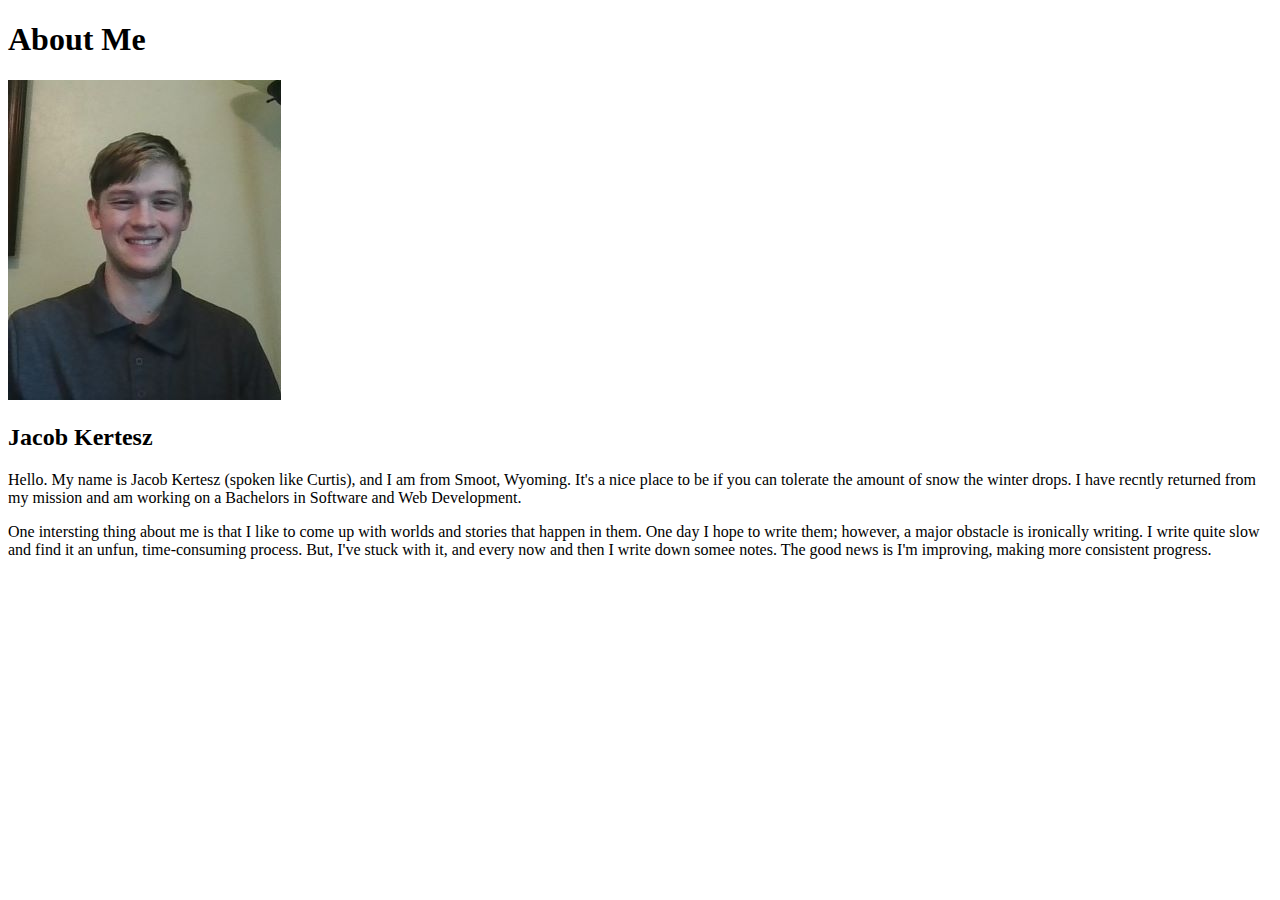
<file: aboutme/index.html>
<!DOCTYPE html>
<html lang="en"> 
    <head>
        <meta charset="UTF-8">
        <meta http-equiv="X-UA-Compatible" content="IE=edge">
        <meta name="viewport" content="width=device-width, initial-scale=1.0"> 
        <title>All About Me</title>
    </head>
    <body>
        <h1>About Me</h1>
        <img alt="Portrait of me." src="images/portrait-resized.jpg">
        <h2>Jacob Kertesz</h2>
        <p>Hello. My name is Jacob Kertesz (spoken like Curtis), and I am from Smoot, Wyoming. 
        It's a nice place to be if you can tolerate the amount of snow the winter drops. 
        I have recntly returned from my mission and am working on a Bachelors in Software and Web Development. </p>
        <p>One intersting thing about me is that I like to come up with worlds and stories that happen in them.
        One day I hope to write them; however, a major obstacle is ironically writing. I write quite slow and 
        find it an unfun, time-consuming process. But, I've stuck with it, and every now and then I write down somee notes.
        The good news is I'm improving, making more consistent progress.
        </p>
    </body>
</html>
</file>
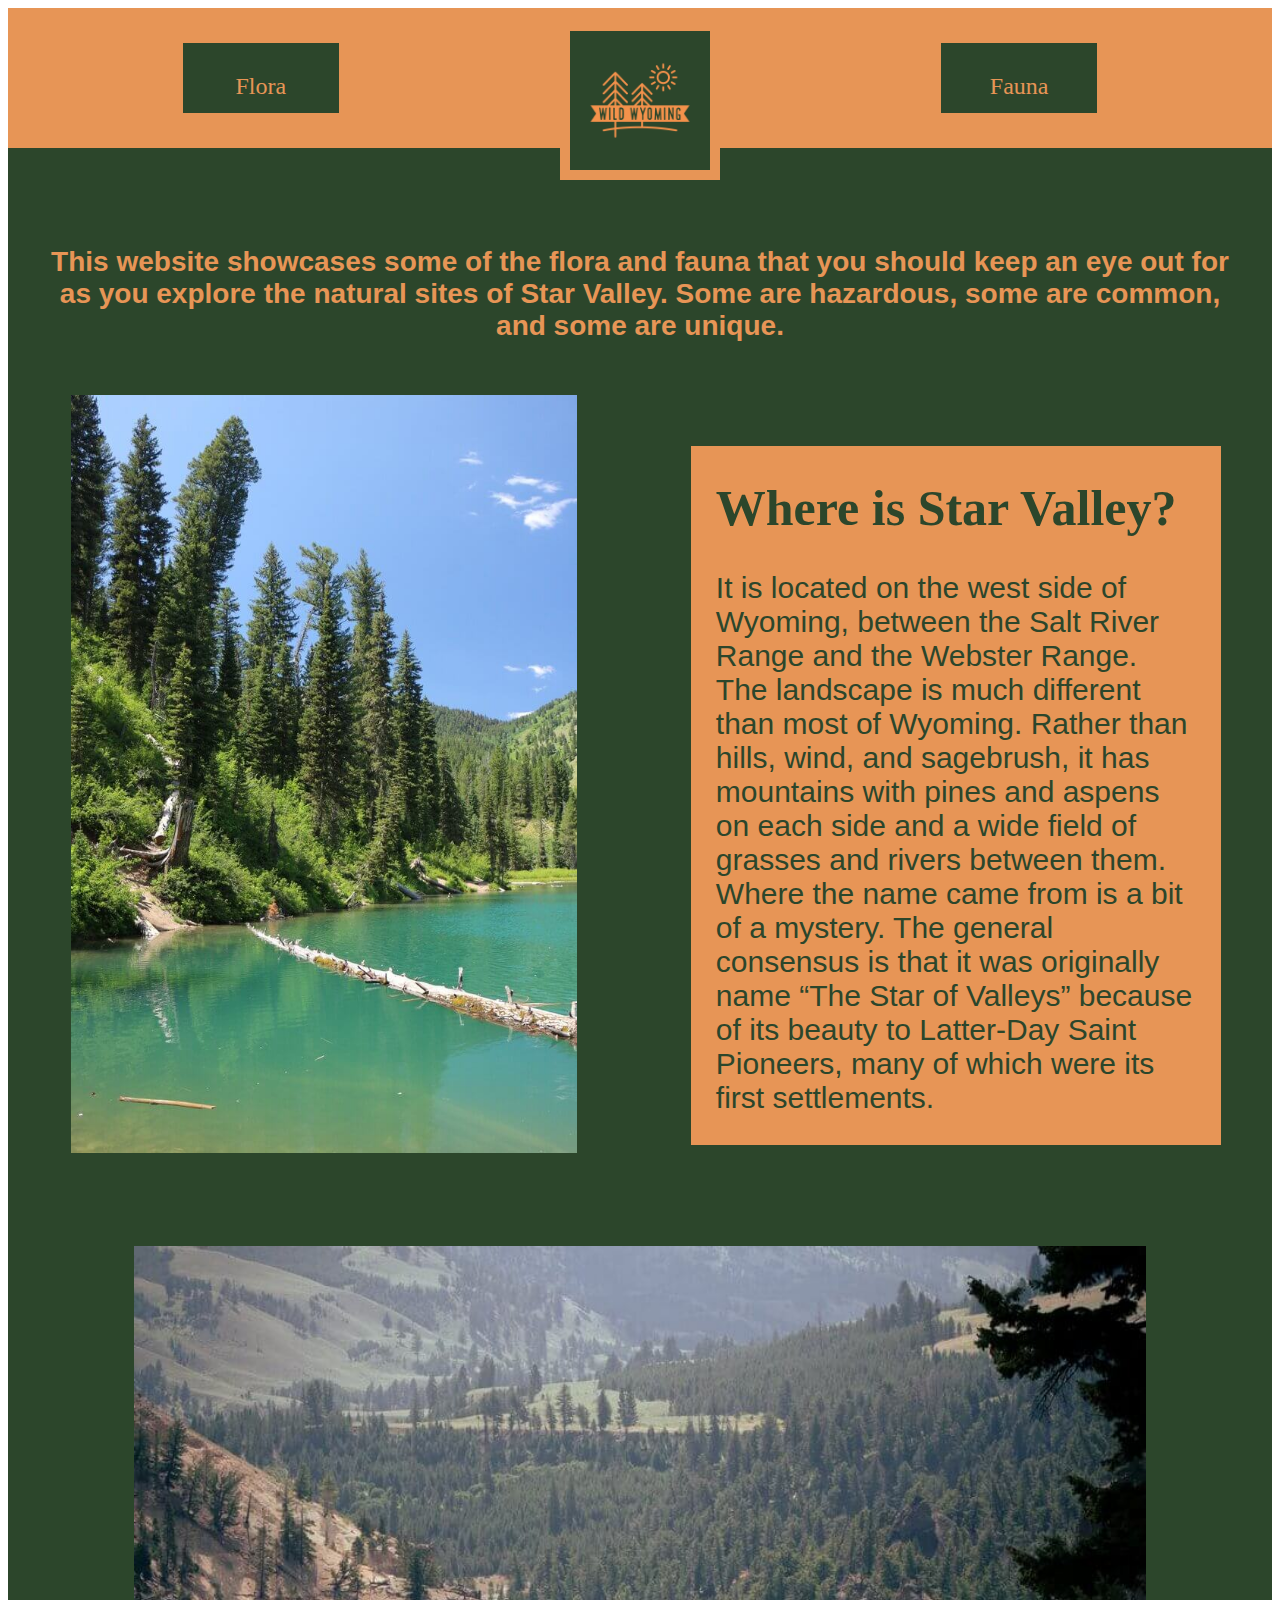
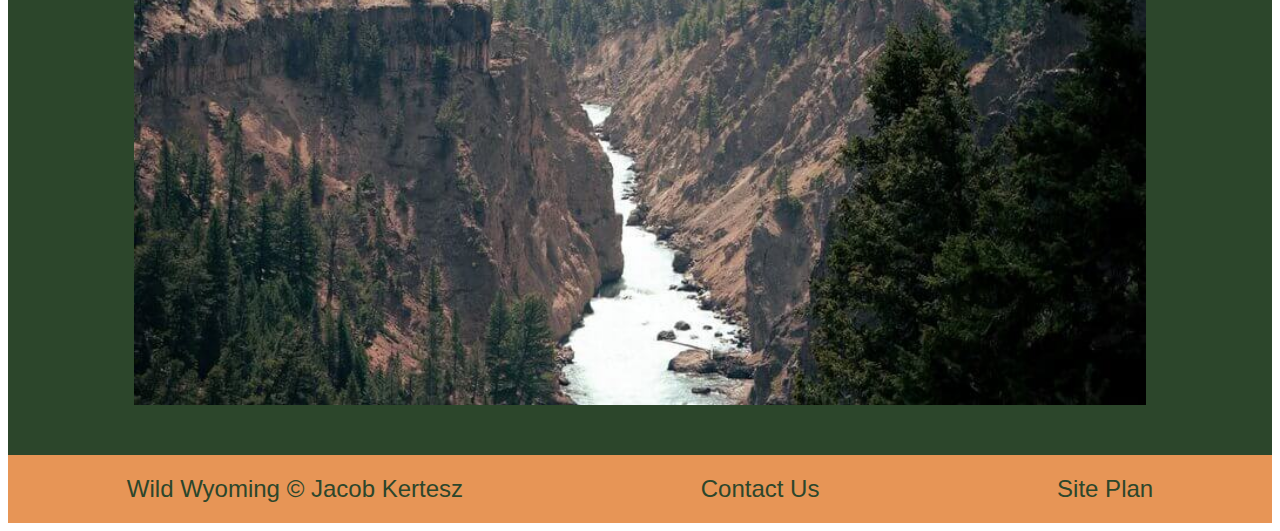
<file: wildwy/index.html>
<!DOCTYPE html>
<html lang="en">
<head>
    <meta charset="UTF-8">
    <meta name="viewport" content="width=device-width, initial-scale=1.0">
    <title>Wild Wyoming | Home</title>
    <link rel="stylesheet" href="styles/style.css">
</head>
<body>
    <header>
        <nav>
            <a class="title" href="flora.html">Flora</a>
            <a id="logo-link" href="index.html">
                <img src="images/WildWyoming-logos.jpeg" alt="Wild Wyoming Logo">
            </a>
            <a class="title" href="fauna.html">Fauna</a>
        </nav>
    </header>
    <main id="index-main">
        <h3>
            This website showcases some of the flora and fauna that you should keep an 
            eye out for as you explore the natural sites of Star Valley. Some are 
            hazardous, some are common, and some are unique.
        </h3>
        <section class="index-grid">
            <img src="images/star-valley-02.jpg" alt="Lake and Forest">
            <div>
                <h1>
                    Where is Star Valley?
                </h1>
                <p>
                    It is located on the west side of Wyoming, between the Salt River Range and
                    the Webster Range. The landscape is much different than most of Wyoming. 
                    Rather than hills, wind, and sagebrush, it has mountains with pines and aspens 
                    on each side and a wide field of grasses and rivers between them. Where the 
                    name came from is a bit of a mystery. The general consensus is that it was 
                    originally name “The Star of Valleys” because of its beauty to Latter-Day 
                    Saint Pioneers, many of which were its first settlements.
                </p>
            </div>
        </section>
        <img id="vista" src="images/star-valley-01.jpg" alt="Large Vista">
    </main>
    <footer>
          <h2>Wild Wyoming &copy; Jacob Kertesz</h2>
          <h2>Contact Us</h2>
          <h2>
            <a href="site-plan.html">Site Plan</a>
          </h2>
    </footer>
</body>
</html>
</file>
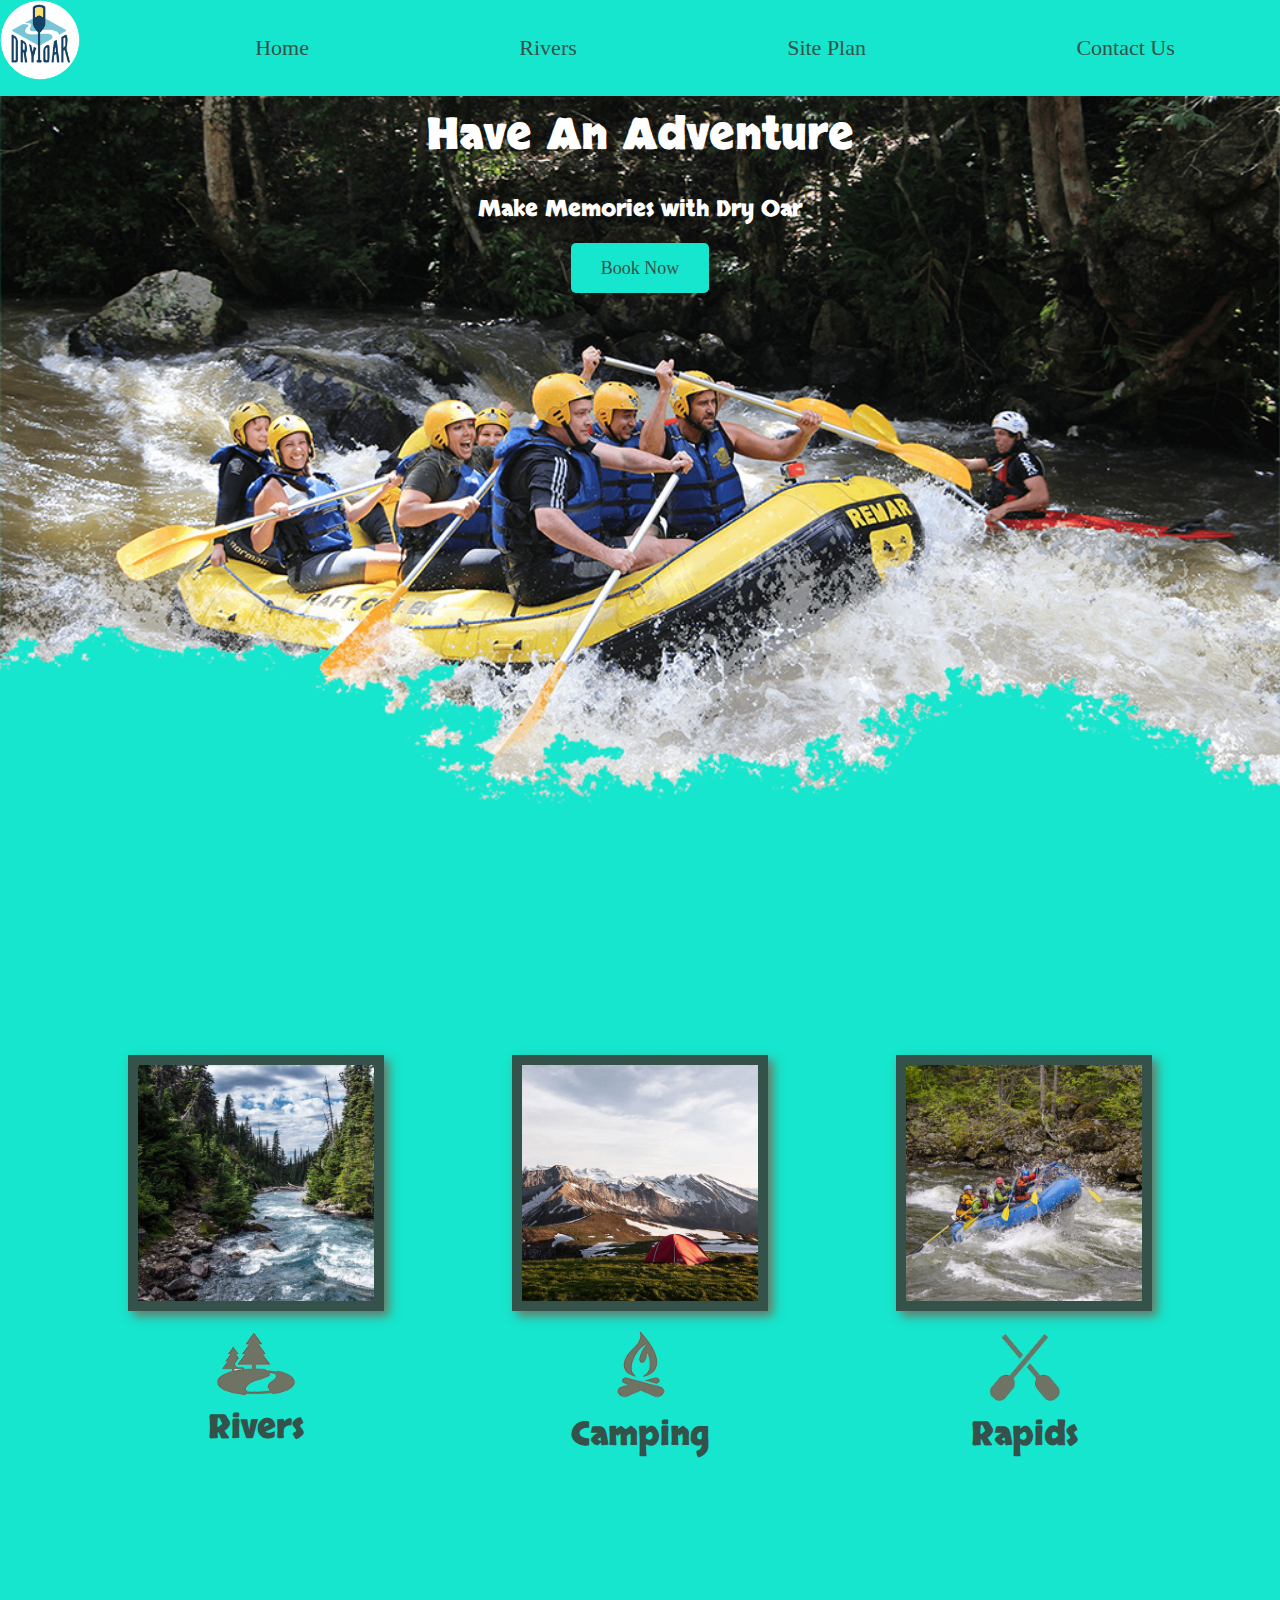
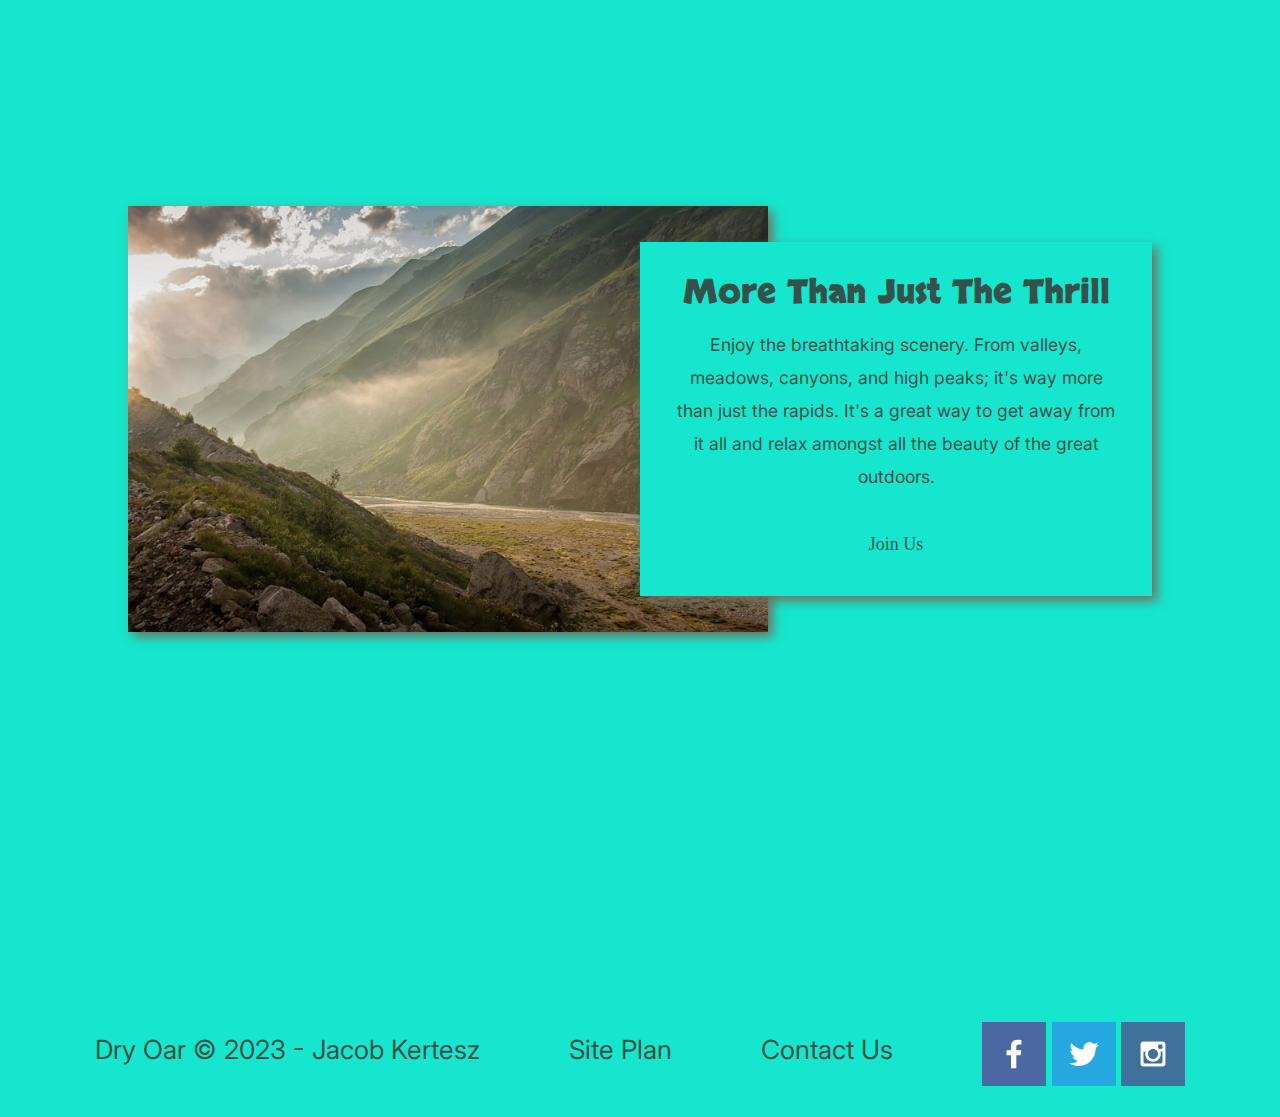
<file: wwr/index.html>
<!DOCTYPE html>
<html lang="en">
<head>
    <meta charset="UTF-8">
    <meta name="viewport" content="width=device-width, initial-scale=1.0">
    <title>Whitewater Rafting Vacations | Dry Oar Boating | Home</title>
    <link rel="stylesheet" href="styles/style.css">
</head>
<body>
    <div id="content">
        <header>
            <a id="logo_link" href="index.html">
                <img class="logo" src="images/logo.png" alt="Dry Oar Logo">
            </a>
            <nav>
                <a href="index.html">Home</a>
                <a href="rivers.html">Rivers</a>
                <a href="site-plan-rafting.html">Site Plan</a>
                <a href="contactus.html">Contact Us</a>
            </nav>
        </header>
        <div id="hero">
            <div id="hero-box">
                <img id="hero-img" src="images/hero.png" alt="People enjoy rafting">
            </div>
            <section id="hero-msg">
                <h1 class="home-title">Have An Adventure</h1>
                <h4>Make Memories with Dry Oar</h4>
                <div class="button-box">
                    <a class="book" href="contactus.html">Book Now</a>
                </div>
            </section>
        </div>
        <main class="home-grid">
            <section class="rivers-card">
                <img class="card-img" src="images/rivers.jpg" alt="river in forest">
                <img class="icon" src="images/river_icon.png" alt="river icon">
                <h2>Rivers</h2>
            </section>
            <section class="camping-card">
                <img class="card-img" src="images/camping.jpg" alt="tent in mountains">
                <img class="icon" src="images/fire_icon.png" alt="fire icon">
                <h2>Camping</h2>
            </section>
            <section class="rapids-card">
                <img class="card-img" src="images/rapids.jpg" alt="rafting boat">
                <img class="icon" src="images/oars.png" alt="oars icon">
                <h2>Rapids</h2>
            </section>
            <div id="background"></div>
            <img class="mountains" src="images/mountains.jpg" alt="Misty mountains">
            <section class="msg">
                <h2>More Than Just The Thrill</h2>
                <p>Enjoy the breathtaking scenery. From valleys, meadows, canyons, and high peaks; it's way more than just the rapids. It's a great way to get away from it all and relax amongst all the beauty of the great outdoors.</p>
                <a class="join" href="rivers.html">Join Us</a>
            </section>
        </main>
        <footer>
            <p>Dry Oar &copy; 2023 - Jacob Kertesz</p>
            <p><a href="site-plan-rafting.html">Site Plan</a></p>
            <p><a href="contactus.html">Contact Us</a></p>
            <div class="social">
                <a href="https://facebook.com" target="_blank">
                    <img src="images/facebook.png" alt="fb icon">
                </a>
                <a href="https://twitter.com" target="_blank">
                    <img src="images/twitter.png" alt="twitter icon">
                </a>
                <a href="https://instagram.com" target="_blank">
                    <img src="images/instagram.png" alt="instagram icon">
                </a>
            </div>
        </footer>
    </div>
</body>
</html>
</file>
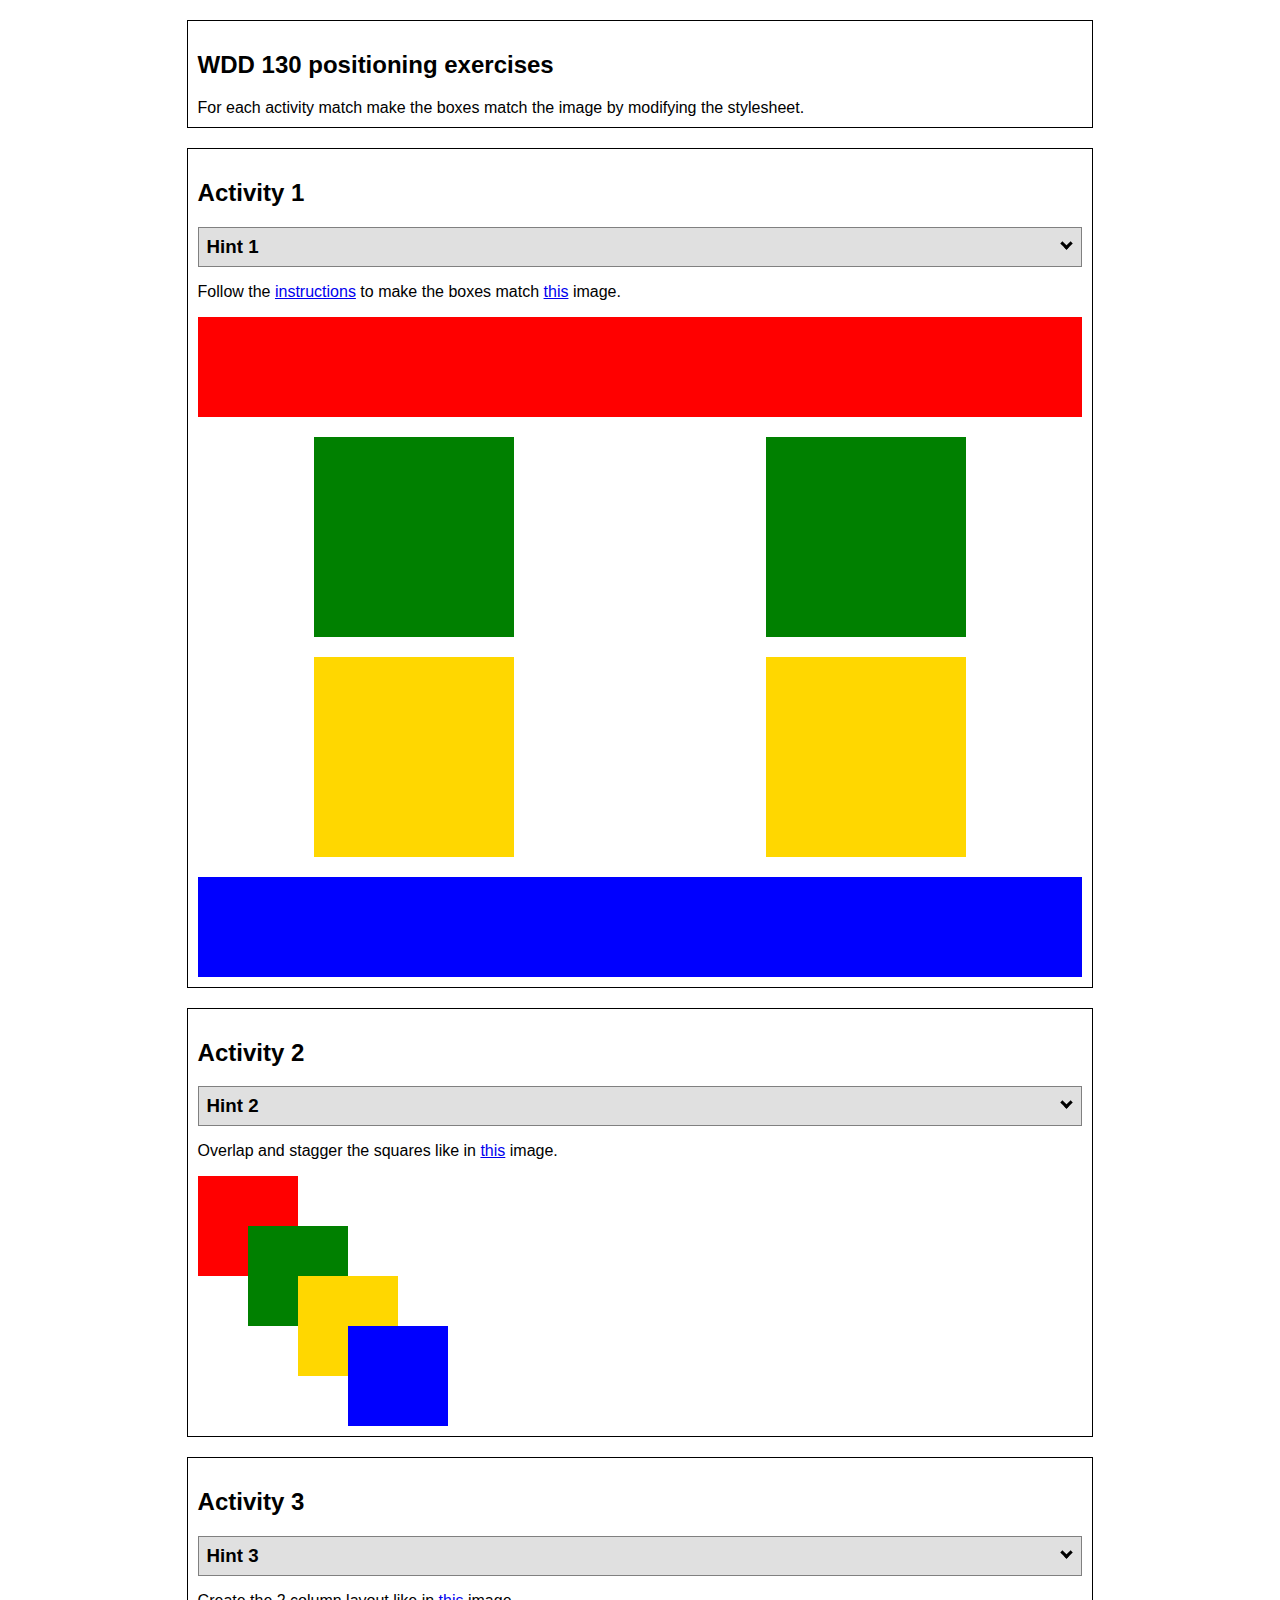
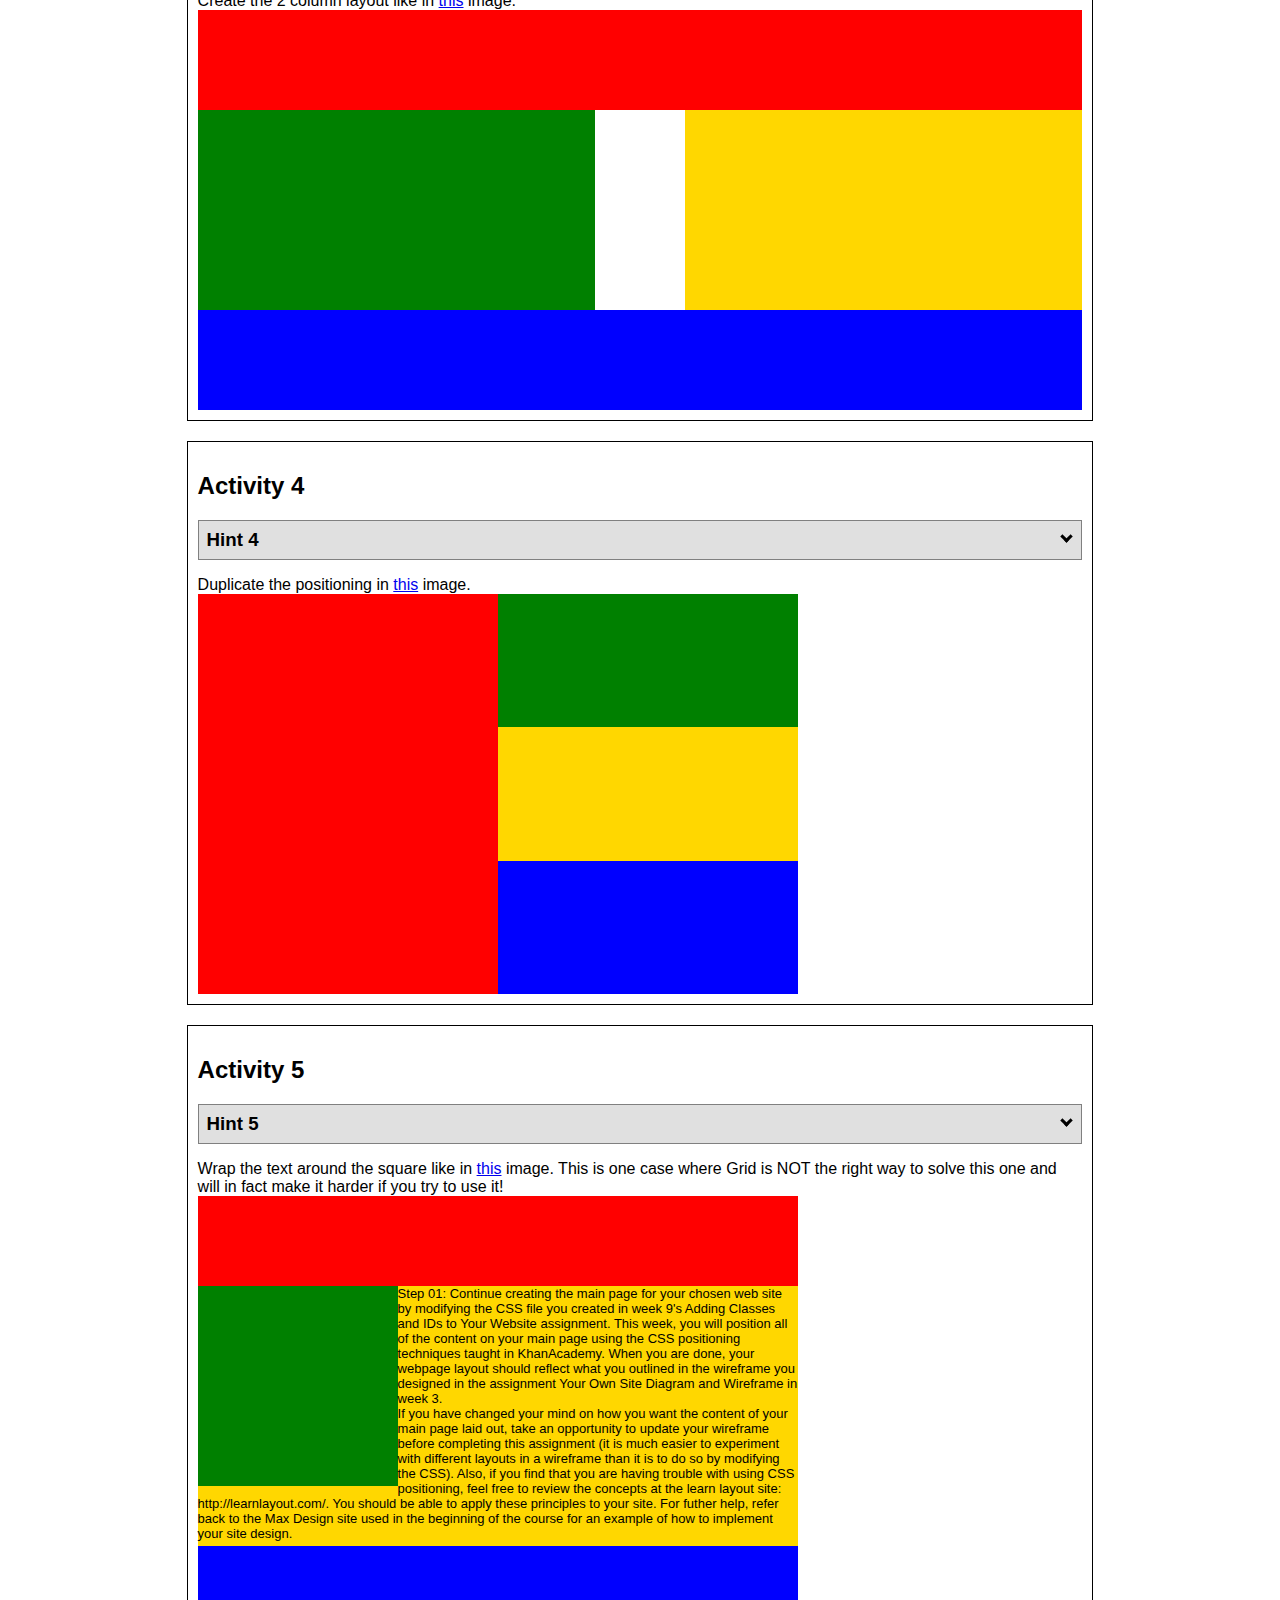
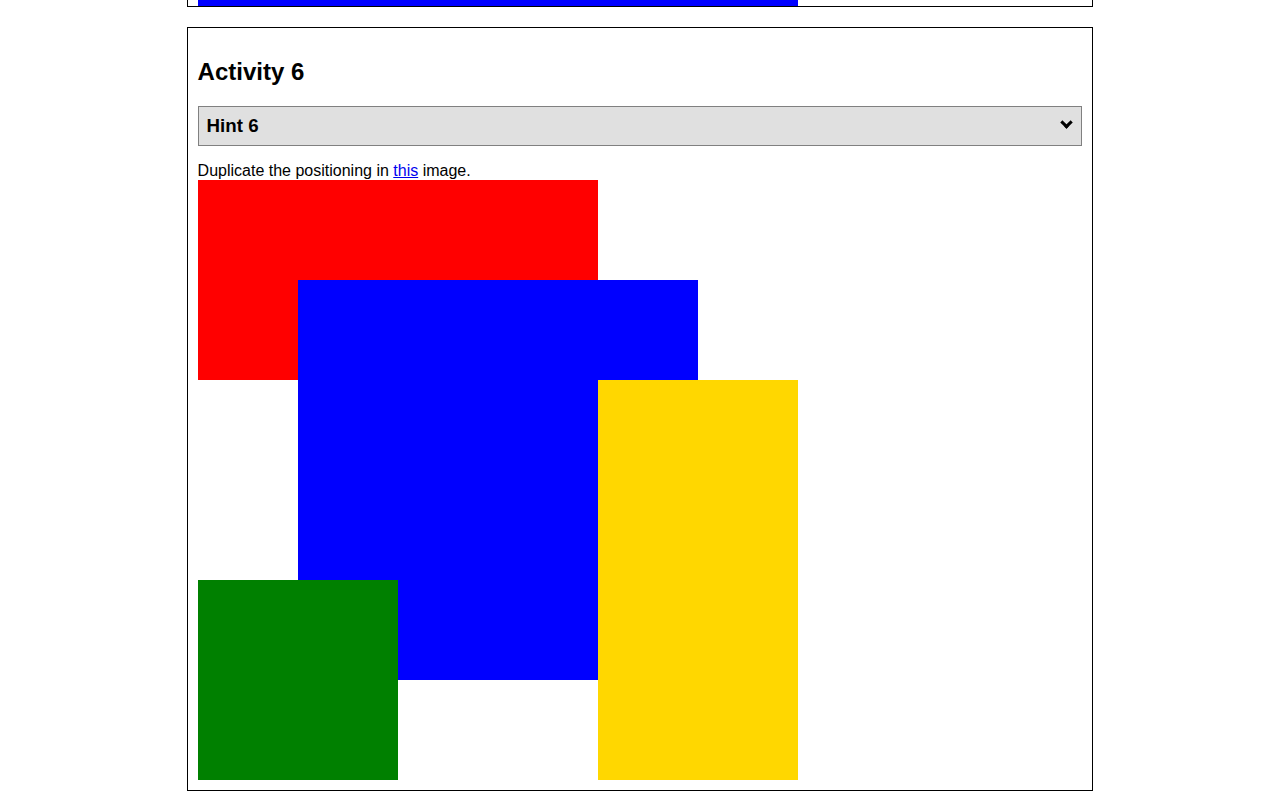
<file: positioning.html>
<!DOCTYPE html>
<html lang="en">
  <head>
    <!-- HTML - Name: positioning.html -->
    <title>Positioning Activity</title>
    <link rel="stylesheet" type="text/css" href="positionstyles.css" />
  </head>
  <body>
    <div class="activity">
      <h2>WDD 130 positioning exercises</h2>
      For each activity match make the boxes match the image by modifying the stylesheet.</div>
    <div class="activity">
      <h2>Activity 1</h2>
      <section class="hint"><input type="checkbox" ><i></i> <h3>Hint 1</h3><div><p>Check out the <a href="https://byui-wdd.github.io/wdd130/activities/w06-css-positioning.html" target="_blank">activity instructions</a> in Ilearn!</p></div></section>
      <p>Follow the <a href="https://byui-wdd.github.io/wdd130/activities/w06-css-positioning.html" target="_blank">instructions</a> to make the boxes match  <a href="https://byui-wdd.github.io/wdd130/images/example1.png" target="_blank">this</a> image.</p>
      <div class="content1" >
        <div class="red1" ></div>
        <div class="green1" ></div>
        <div class="green1" ></div>
        <div class="yellow1"></div>
        <div class="yellow1"></div>
        <div class="blue1"></div>
      </div>
    </div>
    <div class="activity">
      <h2>Activity 2</h2>
      <section class="hint"><input type="checkbox" > <h3>Hint 2</h3><i></i><div>
      <ul>
      <li>grid-template-columns: 50px 50px 50px 50px 50px </li></ul></div></section>
      <p>Overlap and stagger the squares like in <a href="https://byui-wdd.github.io/wdd130/images/example2.png" target="_blank">this</a> image.</p>
      <div class="content2" >
        <div class="red2" ></div>
        <div class="green2" ></div>
        <div class="yellow2"></div>
        <div class="blue2"></div>
      </div>
    </div>
    <div class="activity">
      <h2>Activity 3</h2>
      <section class="hint"><input type="checkbox" > <h3>Hint 3</h3><i></i><div><p>This one is going to be best solved with CSS Grid. Remember to make the boxes the right width first...then start moving them around. </p><h4>Properties used:</h4><ul><li>display:grid;</li><li>grid-template-columns:</li><li>grid-column-gap:</li>
        <li>grid-column:</li>  </ul></div></section>
      Create the 2 column layout like in <a href="https://byui-wdd.github.io/wdd130/images/example3.png" target="_blank">this</a>  image.
      <div class="content3" >
        <div class="red3" ></div>
        <div class="green3" ></div>
        <div class="yellow3"></div>
        <div class="blue3"></div>
      </div>
    </div>
    <div class="activity">
      <h2>Activity 4</h2>
      <section class="hint"><input type="checkbox" > <h3>Hint 4</h3><i></i><div><p>For the others we have been primarily concerned with width. For this one you will need to adjust height as well. </p><h4>Properties used:</h4><ul><li>display:grid;</li><li>grid-template-columns:</li><li>grid-row:</li></ul></div></section>
      Duplicate the positioning in <a href="https://byui-wdd.github.io/wdd130/images/example4.png" target="_blank">this</a> image. 
      <div class="content4" >
        <div class="red4" ></div>
        <div class="green4" ></div>
        <div class="yellow4"></div>
        <div class="blue4"></div>
      </div>
    </div>

    <div class="activity">
      <h2>Activity 5</h2>
      <section class="hint"><input type="checkbox" > <h3>Hint 5</h3><i></i><div><p>Grid is <strong>not</strong> the right way to do this.  In fact there is only one way to really do that...and that is with float. Remember that we float the thing we want the text to wrap around.  Also remember to start by making all the shapes the right size and shape.</p><h4>Properties used:</h4><ul><li>float: left;</li></ul></div></section>
      Wrap the text around the square like in <a href="https://byui-wdd.github.io/wdd130/images/example5.png" target="_blank">this</a> image. This is one case where Grid is NOT the right way to solve this one and will in fact make it harder if you try to use it!
      <div class="content5" >
        <div class="red5" ></div>
        <div class="green5" ></div>
        <div class="yellow5">Step 01: Continue creating the main page for your chosen web site by modifying the CSS file you created in week 9's Adding Classes and IDs to Your Website assignment. This week, you will position all of the content on your main page using the CSS positioning techniques taught in KhanAcademy. When you are done, your webpage layout should reflect what you outlined in the wireframe you designed in the assignment Your Own Site Diagram and Wireframe in week 3. <br />
          If you have changed your mind on how you want the content of your main page laid out, take an opportunity to update your wireframe before completing this assignment (it is much easier to experiment with different layouts in a wireframe than it is to do so by modifying the CSS). Also, if you find that you are having trouble with using CSS positioning, feel free to review the concepts at the learn layout site: http://learnlayout.com/. You should be able to apply these principles to your site. For futher help, refer back to the Max Design site used in the beginning of the course for an example of how to implement your site design.</div>
        <div class="blue5"></div>
      </div>
    </div>
    <div class="activity">
      <h2>Activity 6</h2>
      <section class="hint"><input type="checkbox" > <h3>Hint 6</h3><i></i><div><p>This one is all about visualizing the grid behind the layout. If you are having a hard time doing that first: all the sizes are even multiples of 100, and second here is another example with the lines drawn: <a href="https://byui-wdd.github.io/wdd130/images/example6-hint.png" target="_blank">example 6 with lines</a>. For this one you will find it easiest if you use px for the column width. You can also use <kbd>z-index</kbd> to control the element layering.    </p><h4>Properties used:</h4><ul><li>display:grid;</li><li>grid-template-columns:</li><li>grid-column:</li><li>grid-row:</li><li><a href="https://www.w3schools.com/cssref/pr_pos_z-index.asp" target="_blank">z-index:</a></li></ul></div></section>
      Duplicate the positioning in <a href="https://byui-wdd.github.io/wdd130/images/example6.png" target="_blank">this</a> image.
      <div class="content6" >
        <div class="red6" ></div>
        <div class="green6" ></div>
        <div class="yellow6"></div>
        <div class="blue6"></div>
      </div>
    </div>
  </body>
</html>
</file>
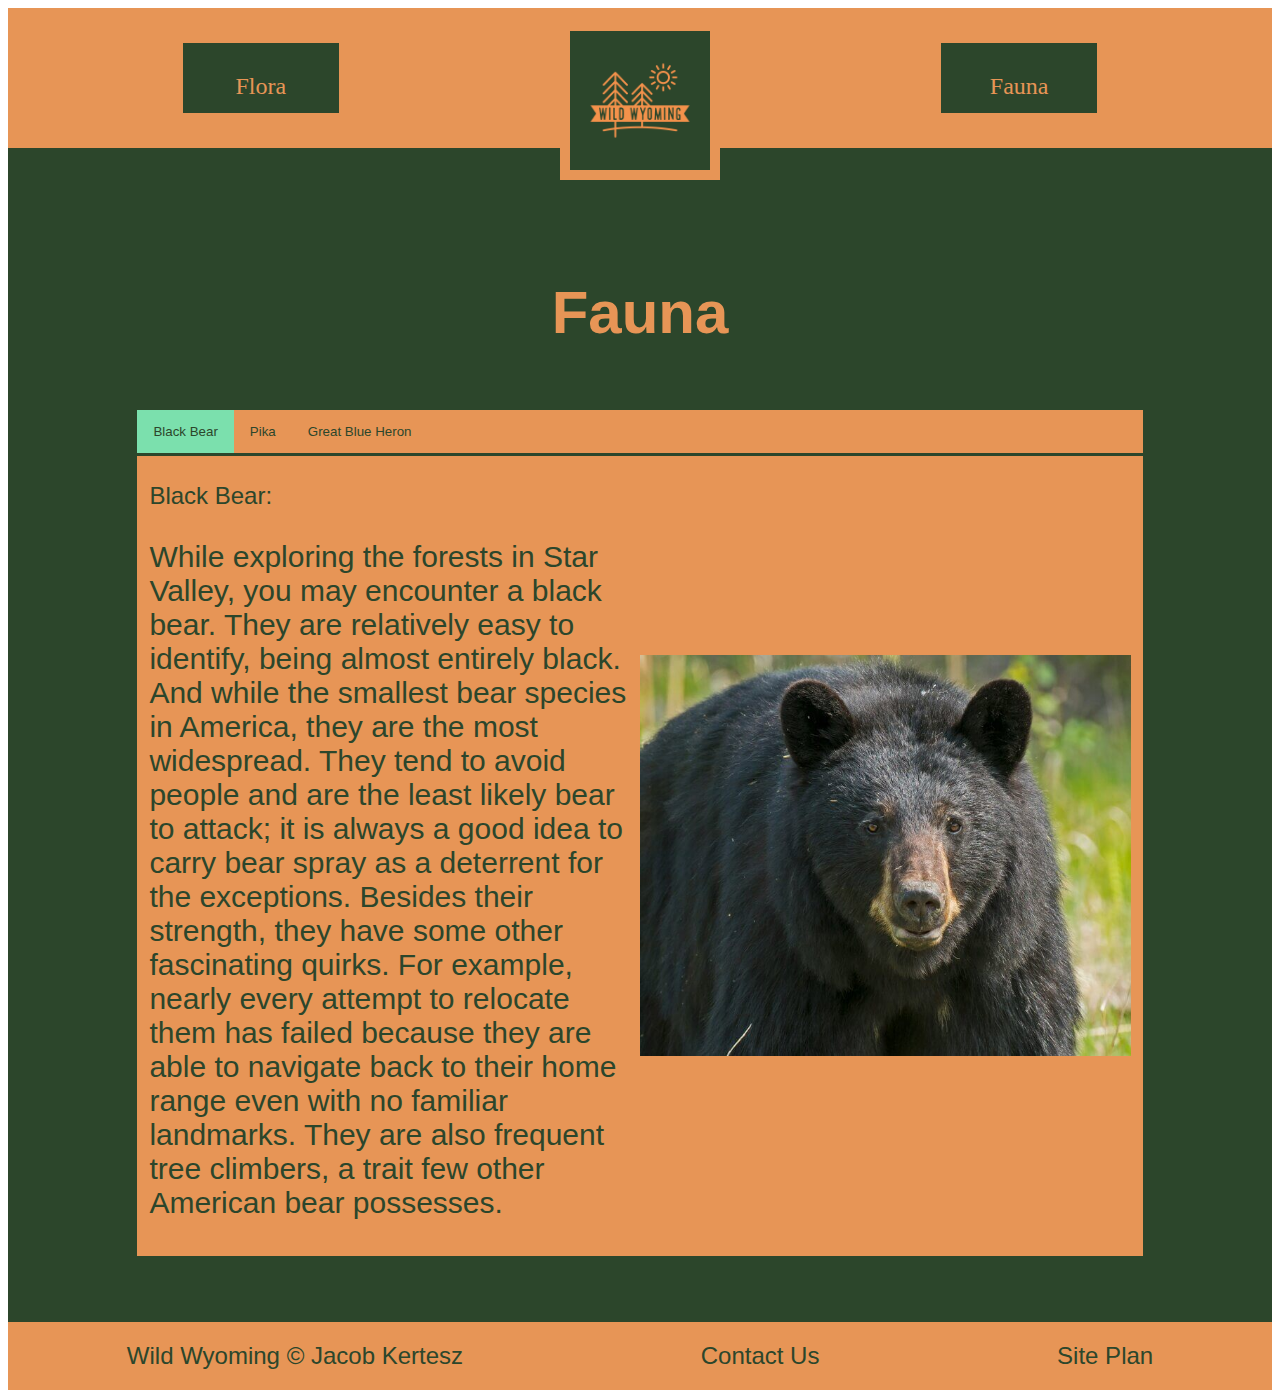
<file: wildwy/fauna.html>
<!DOCTYPE html>
<html lang="en">
<head>
    <meta charset="UTF-8">
    <meta name="viewport" content="width=device-width, initial-scale=1.0">
    <title>Wild Wyoming | Fauna</title>
    <link rel="stylesheet" href="styles/style.css">
</head>
<body>
    <header>
        <nav>
            <a class="title" href="flora.html">Flora</a>
            <a id="logo-link" href="index.html">
                <img src="images/WildWyoming-logos.jpeg" alt="Wild Wyoming Logo">
            </a>
            <a class="title" href="fauna.html">Fauna</a>
        </nav>
    </header>
    <main>
        <h3 id="page-name">Fauna</h3>
        <section class="tab-box">
            <div class="tab">
                <button class="tablinks" onclick="openInfo(event, 'bear')" id="defaultOpen">Black Bear</button>
                <button class="tablinks" onclick="openInfo(event, 'pika')">Pika</button>
                <button class="tablinks" onclick="openInfo(event, 'heron')">Great Blue Heron</button>
            </div>
            <div id="bear" class="tabcontent">
                <div class="tab-grid">
                    <div>
                        <h2>Black Bear:</h2>
                        <p>
                            While exploring the forests in Star Valley, you may encounter a 
                            black bear. They are relatively easy to identify, being almost entirely 
                            black. And while the smallest bear species in America, they are the most 
                            widespread. They tend to avoid people and are the least likely bear to 
                            attack; it is always a good idea to carry bear spray as a deterrent for the 
                            exceptions. Besides their strength, they have some other fascinating quirks. 
                            For example, nearly every attempt to relocate them has failed because they 
                            are able to navigate back to their home range even with no familiar landmarks. 
                            They are also frequent tree climbers, a trait few other American bear possesses.
                        </p>
                    </div>
                    <img src="images/black-bear.jpg" alt="black-bear">
                </div>
            </div>
            <div id="pika" class="tabcontent">
                <div class="tab-grid">
                    <div>
                        <h2>Pika:</h2>
                        <p>
                            An animal that looks like a rabbit with short, round ears and no tail. 
                            These can be found on the rocky sides of some of the canyons of Star Valley. 
                            They make their burrows in crevices of rock and spend their days preparing 
                            for winter. Since pikas do not hibernate, they need to store spare hay, 
                            grasses, and forbs in their burrows. It has been observed that they will 
                            sometimes move to a different burrow and ferry their stash to the new home. 
                            For an alarm call, they produce a high, whistling sound before rushing to 
                            their burrow.
                        </p>
                    </div>
                    <img src="images/pika.jpg" alt="pika">
                </div>
            </div>
            <div id="heron" class="tabcontent">
                <div class="tab-grid">
                    <div>
                        <h2>Great Blue Heron</h2>
                        <p>
                            A bird rarely seen in Star Valley. They usually only 
                            appear while migrating before or after winter. Since there are many rivers 
                            and ponds, they are pretty easy to spot when the stop by. Most of their 
                            diet consists of fish which their bodies are well equipped to hunt. A 
                            heron’s primary hunting strategy is to stand in or near the water and to 
                            quickly grasp its prey when within reach. Sometimes, they dive from a perch 
                            or even mid- flight if the spot potential food.
                        </p>
                    </div>
                    <img src="images/great-blue-heron.jpg" alt="great-blue-heron">
                </div>
            </div>
        </section>
    </main>
    <footer>
        <h2>Wild Wyoming &copy; Jacob Kertesz</h2>
        <h2>Contact Us</h2>
        <h2>
          <a href="site-plan.html">Site Plan</a>
        </h2>
    </footer>
    <script>
        // Get the element with id="defaultOpen" and click on it
        document.getElementById("defaultOpen").click();
        function openInfo(evt, infoName) {
            // Declare all variables
            var i, tabcontent, tablinks;
        
            // Get all elements with class="tabcontent" and hide them
            tabcontent = document.getElementsByClassName("tabcontent");
            for (i = 0; i < tabcontent.length; i++) {
            tabcontent[i].style.display = "none";
            }
        
            // Get all elements with class="tablinks" and remove the class "active"
            tablinks = document.getElementsByClassName("tablinks");
            for (i = 0; i < tablinks.length; i++) {
            tablinks[i].className = tablinks[i].className.replace(" active", "");
            }
        
            // Show the current tab, and add an "active" class to the button that opened the tab
            document.getElementById(infoName).style.display = "block";
            evt.currentTarget.className += " active";
        }
    </script>
</body>
</html>
</file>
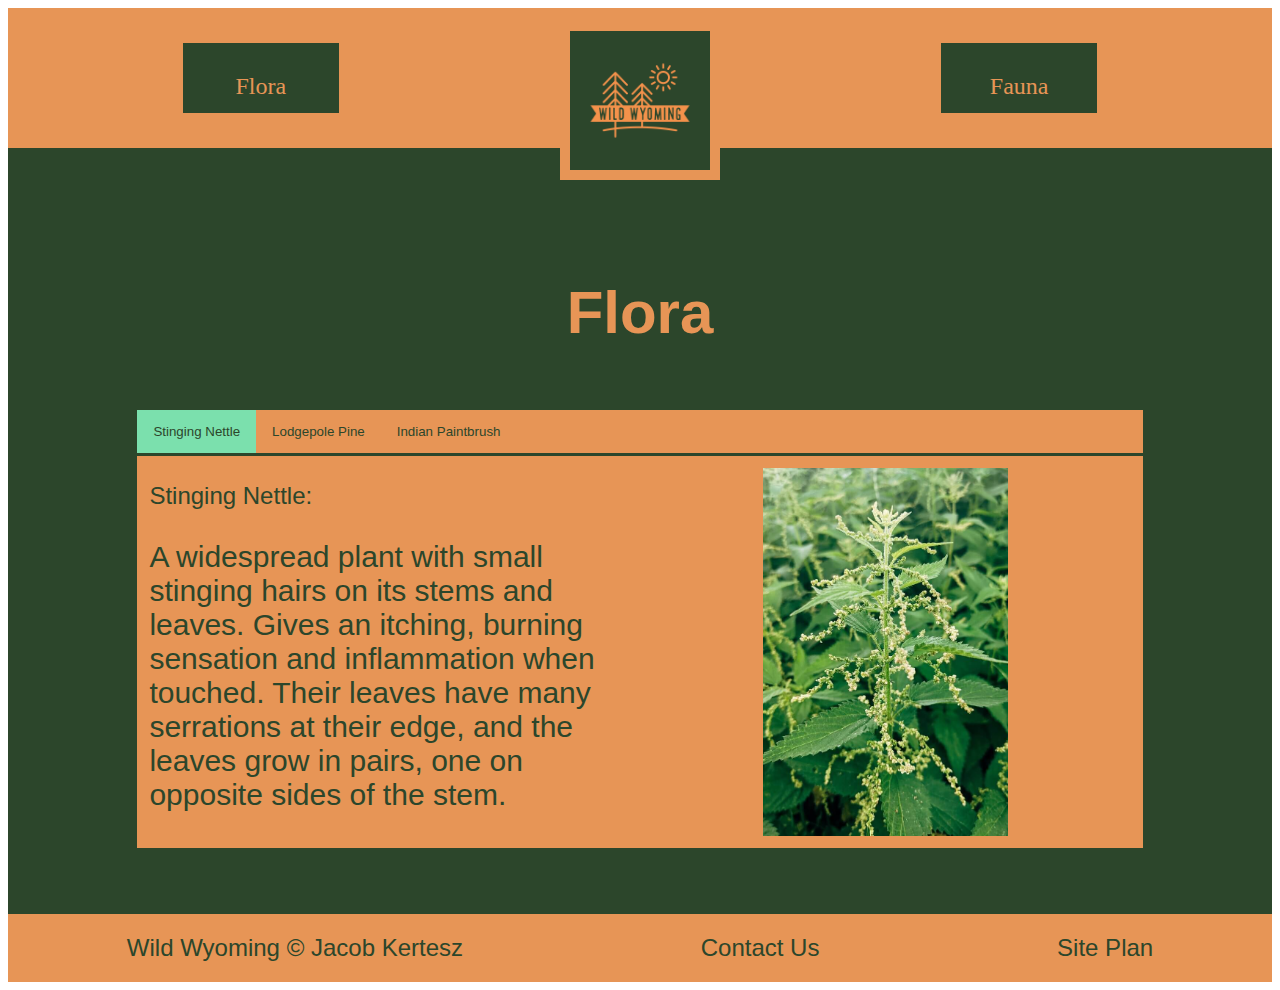
<file: wildwy/flora.html>
<!DOCTYPE html>
<html lang="en">
<head>
    <meta charset="UTF-8">
    <meta name="viewport" content="width=device-width, initial-scale=1.0">
    <title>Wild Wyoming | Flora</title>
    <link rel="stylesheet" href="styles/style.css">
</head>
<body>
    <header>
        <nav>
            <a class="title" href="flora.html">Flora</a>
            <a id="logo-link" href="index.html">
                <img src="images/WildWyoming-logos.jpeg" alt="Wild Wyoming Logo">
            </a>
            <a class="title" href="fauna.html">Fauna</a>
        </nav>
    </header>
    <main>
        <h3 id="page-name">Flora</h3>
        <section class="tab-box">
            <div class="tab">
                <button class="tablinks" onclick="openInfo(event, 'nettle')" id="defaultOpen">Stinging Nettle</button>
                <button class="tablinks" onclick="openInfo(event, 'pine')">Lodgepole Pine</button>
                <button class="tablinks" onclick="openInfo(event, 'paint')">Indian Paintbrush</button>
            </div>
            <div id="nettle" class="tabcontent">
                <div class="tab-grid">
                    <div>
                        <h2>Stinging Nettle:</h2>
                        <p>
                            A widespread plant with small stinging hairs on its stems 
                            and leaves. Gives an itching, burning sensation and inflammation when 
                            touched. Their leaves have many serrations at their edge, and the leaves 
                            grow in pairs, one on opposite sides of the stem.
                        </p>
                    </div>
                    <img src="images/stinging-nettle.jpg" alt="Stinging Nettle">
                </div>
            </div>
            <div id="pine" class="tabcontent">
                <div class="tab-grid">
                    <div>
                        <h2>Lodgepole Pine:</h2>
                        <p>
                            A conifer that is not common in most of Wyoming. It can be 
                            found in places such as Yellowstone and of course Star Valley. Strangely, 
                            these trees are fire-dependent species meaning they grow best after a 
                            forest fire. While other tree populations tend to struggle after a fire, 
                            the Lodgepole populations have a net increase because of the fire.
                        </p>
                    </div>
                    <img src="images/lodgepole-pine.jpg" alt="Lodgepole Pine">
                </div>
            </div>
            <div id="paint" class="tabcontent">
                <div class="tab-grid">
                    <div>
                        <h2>Giant Red Indian Paintbrush:</h2>
                        <p>
                            A rare wildflower to find in Wyoming but 
                            easily recognizable. They grow a little over 2 feet tall and have green 
                            leaves, purple stems, and red flowers. These plants are parasitic to other 
                            plants and form many connections via their roots. Due to this, they cannot 
                            be transplanted. These plants are also the source of defensive compounds 
                            that some insect larvae can extract and use it as a deterrent for predators.
                        </p>
                    </div>
                    <img src="images/indian-paintbrush.jpg" alt="Indian Paintbrush">
                </div>
            </div>
        </section>
    </main>
    <footer>
        <h2>Wild Wyoming &copy; Jacob Kertesz</h2>
        <h2>Contact Us</h2>
        <h2>
          <a href="site-plan.html">Site Plan</a>
        </h2>
    </footer>
    <script>
        // Get the element with id="defaultOpen" and click on it
        document.getElementById("defaultOpen").click();
        function openInfo(evt, infoName) {
            // Declare all variables
            var i, tabcontent, tablinks;
        
            // Get all elements with class="tabcontent" and hide them
            tabcontent = document.getElementsByClassName("tabcontent");
            for (i = 0; i < tabcontent.length; i++) {
            tabcontent[i].style.display = "none";
            }
        
            // Get all elements with class="tablinks" and remove the class "active"
            tablinks = document.getElementsByClassName("tablinks");
            for (i = 0; i < tablinks.length; i++) {
            tablinks[i].className = tablinks[i].className.replace(" active", "");
            }
        
            // Show the current tab, and add an "active" class to the button that opened the tab
            document.getElementById(infoName).style.display = "block";
            evt.currentTarget.className += " active";
        }
    </script>
</body>
</html>
</file>
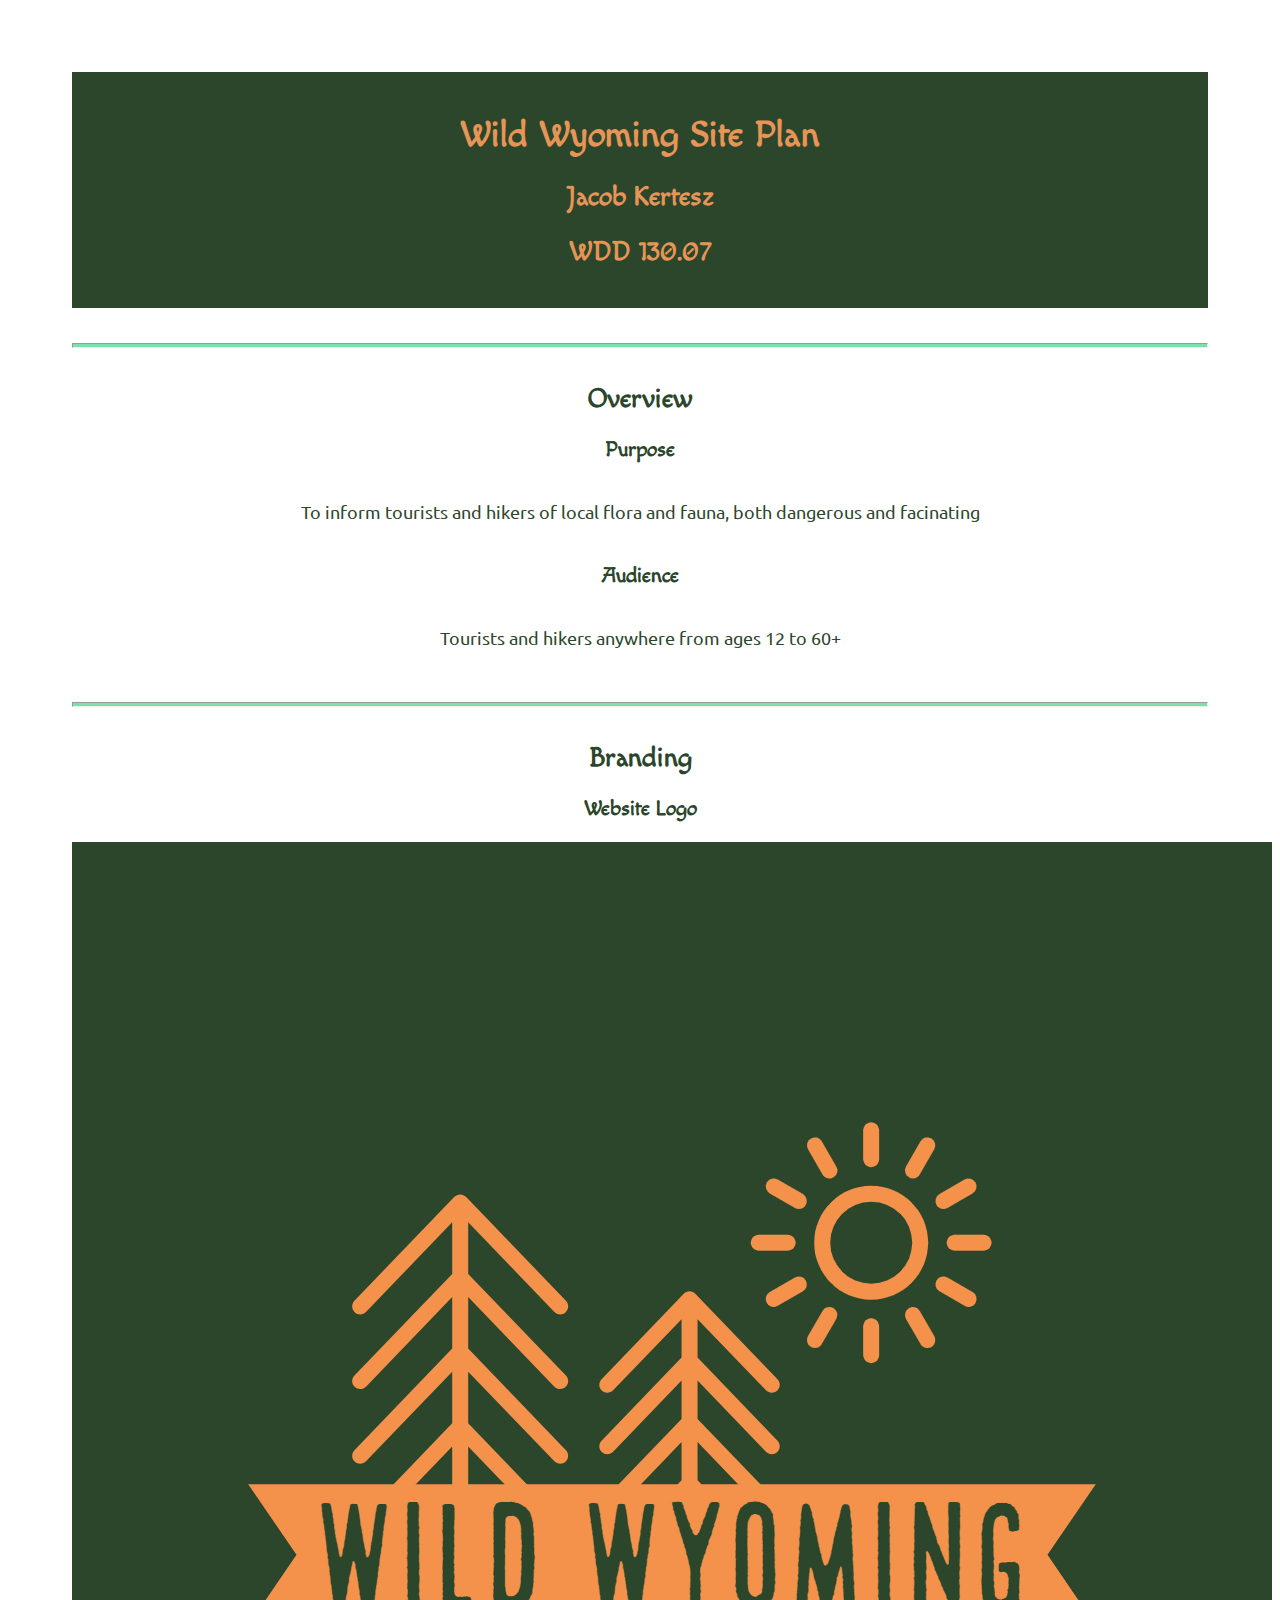
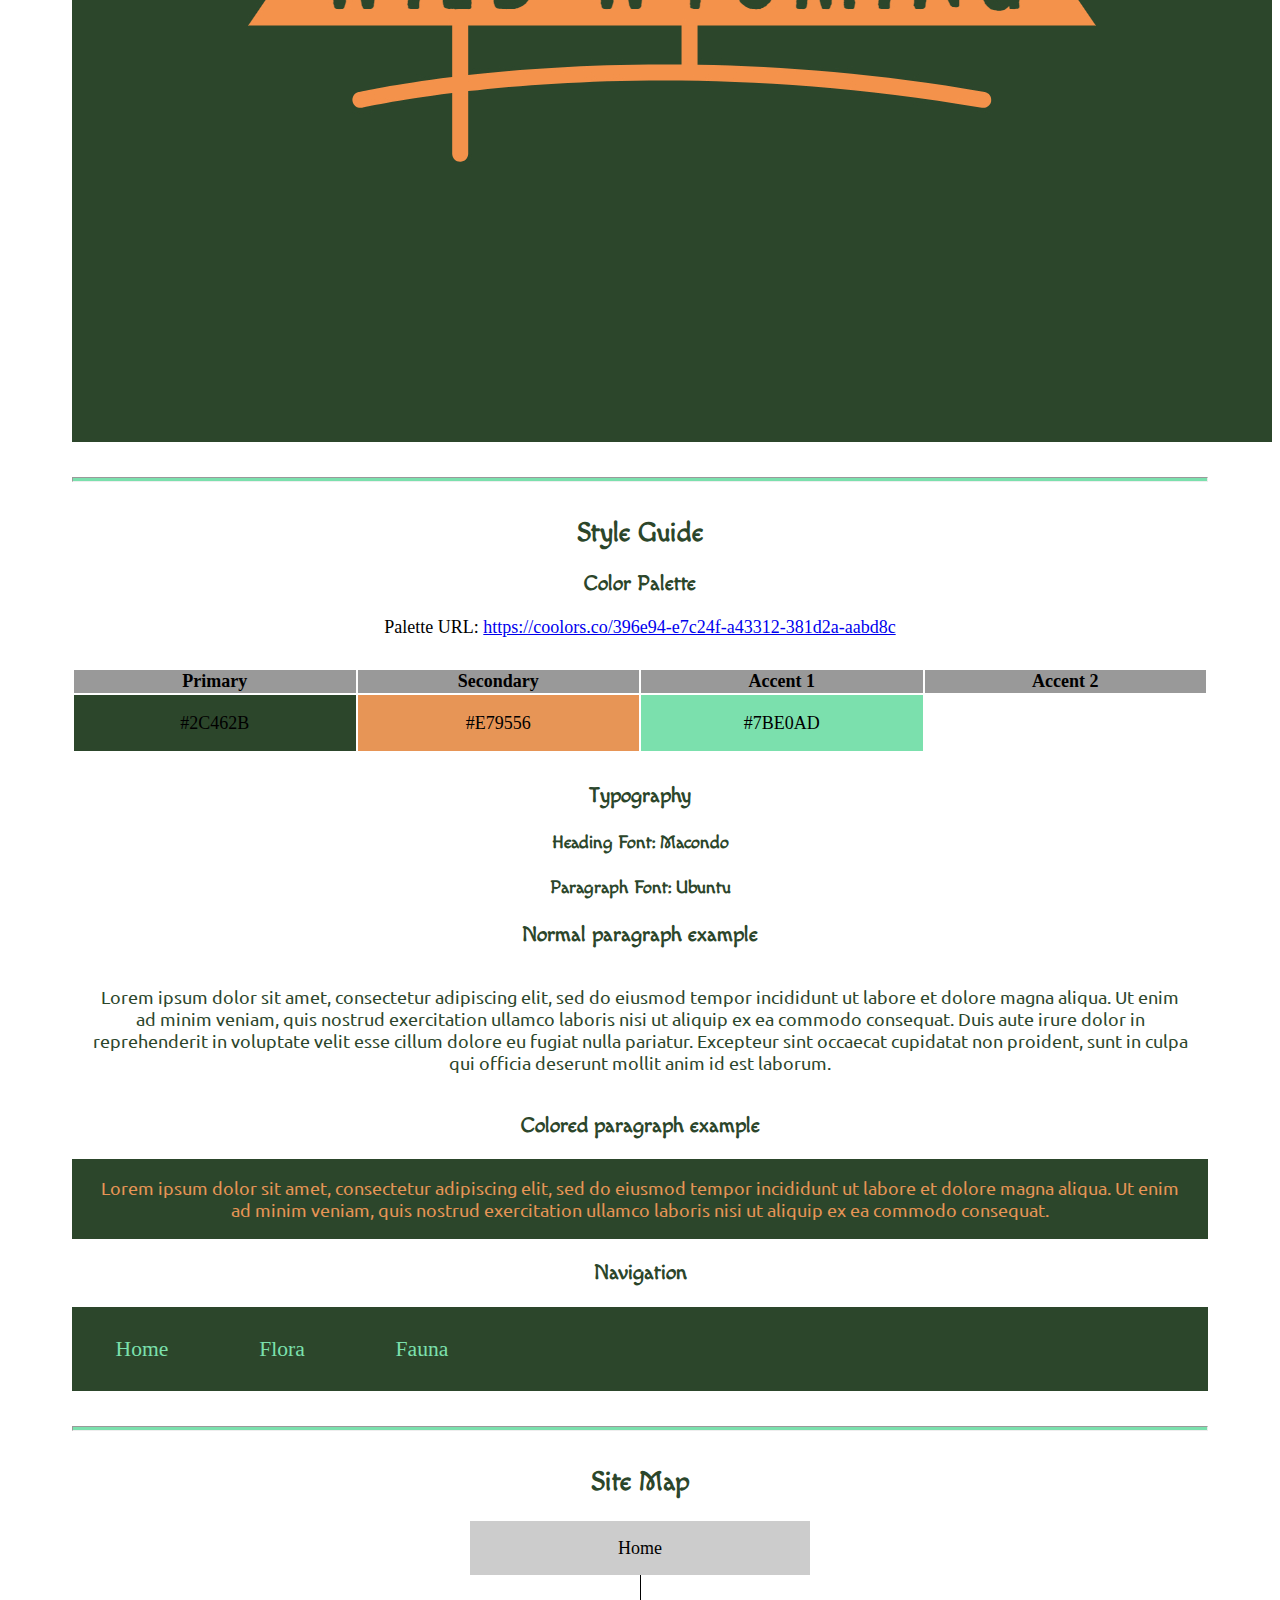
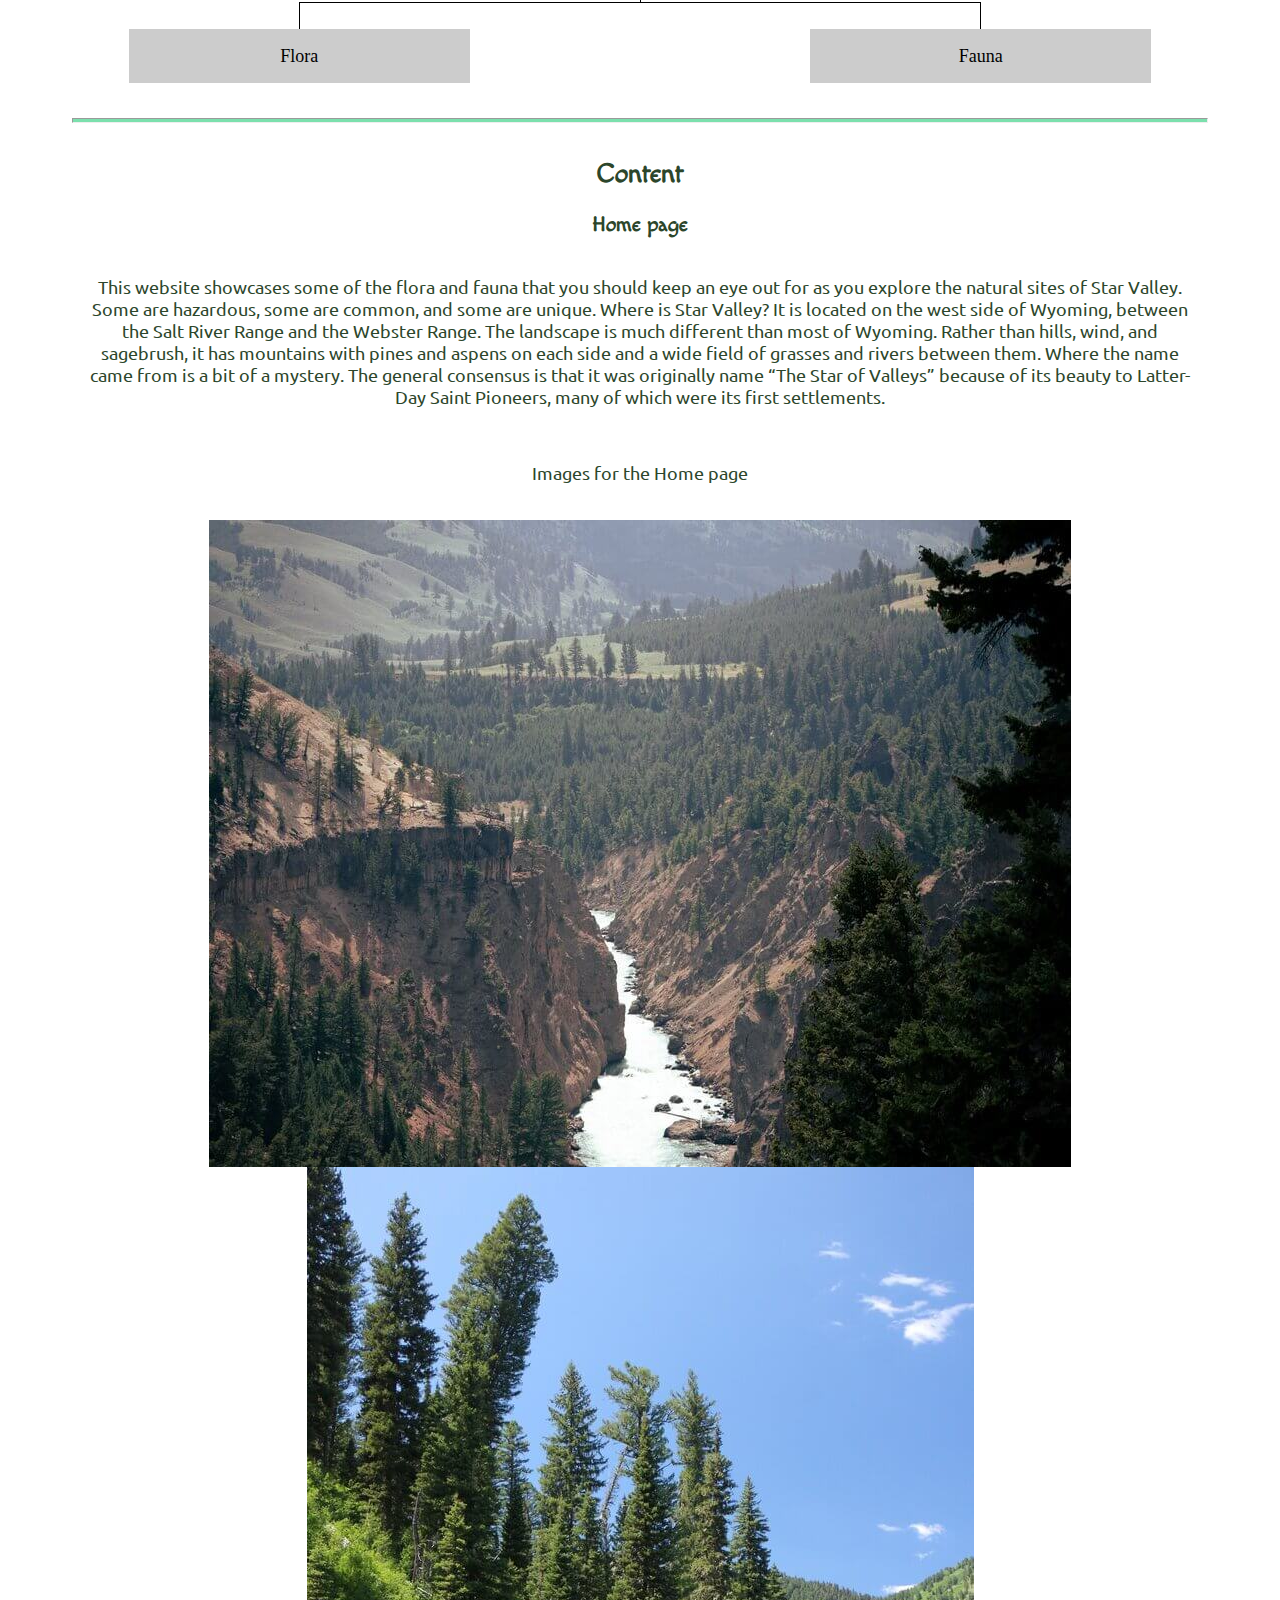
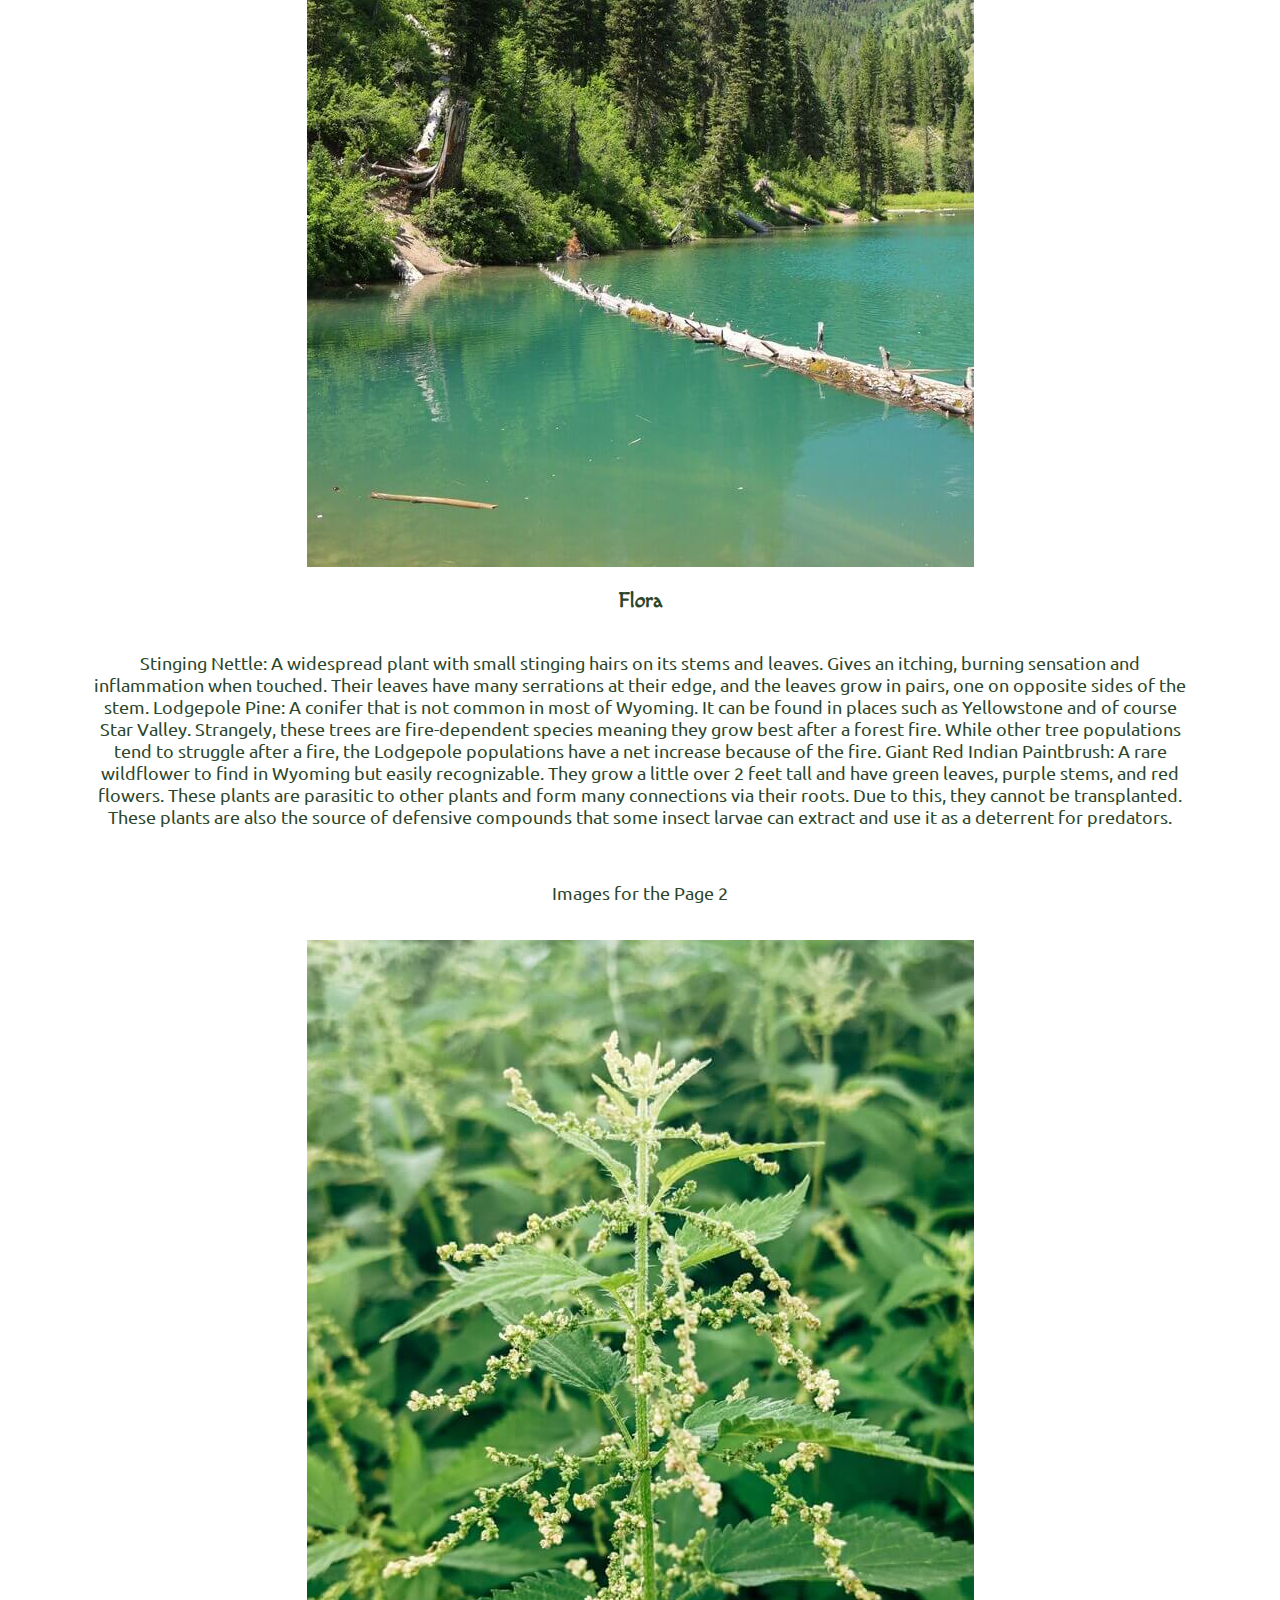
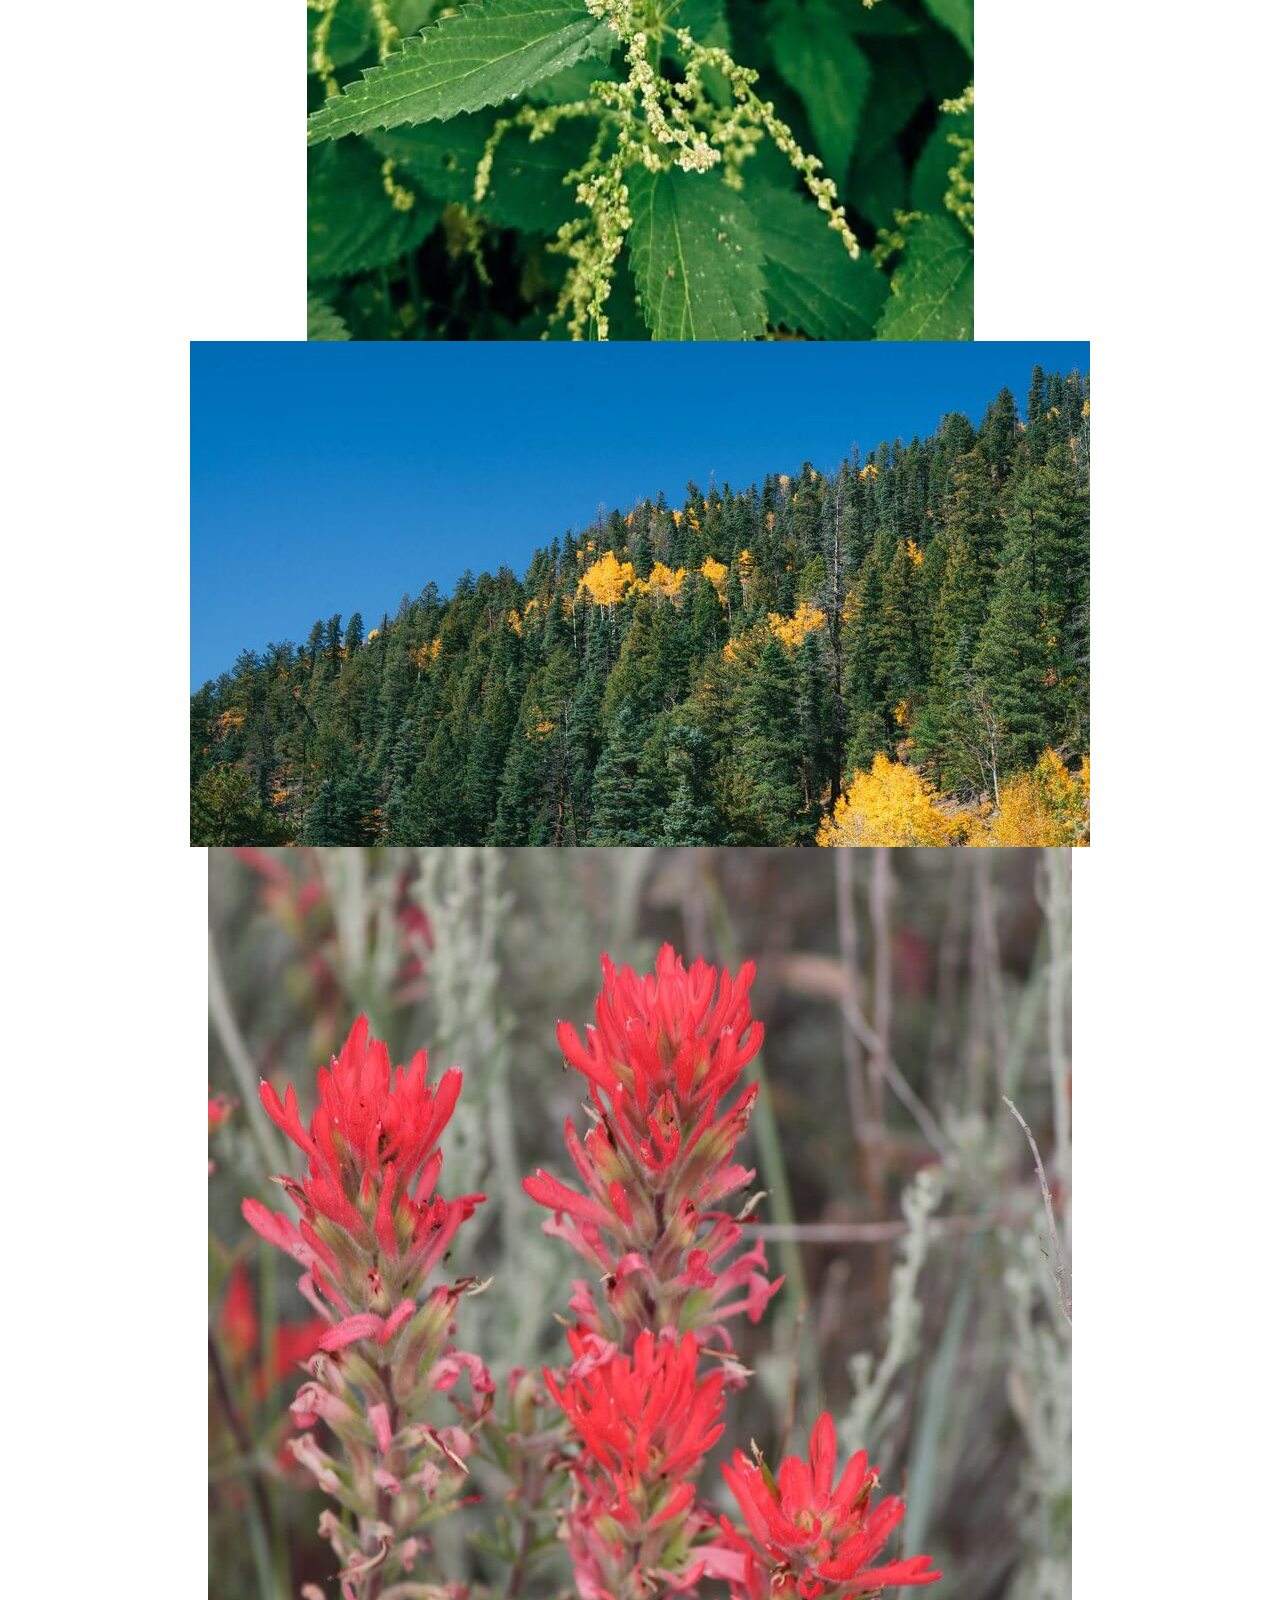
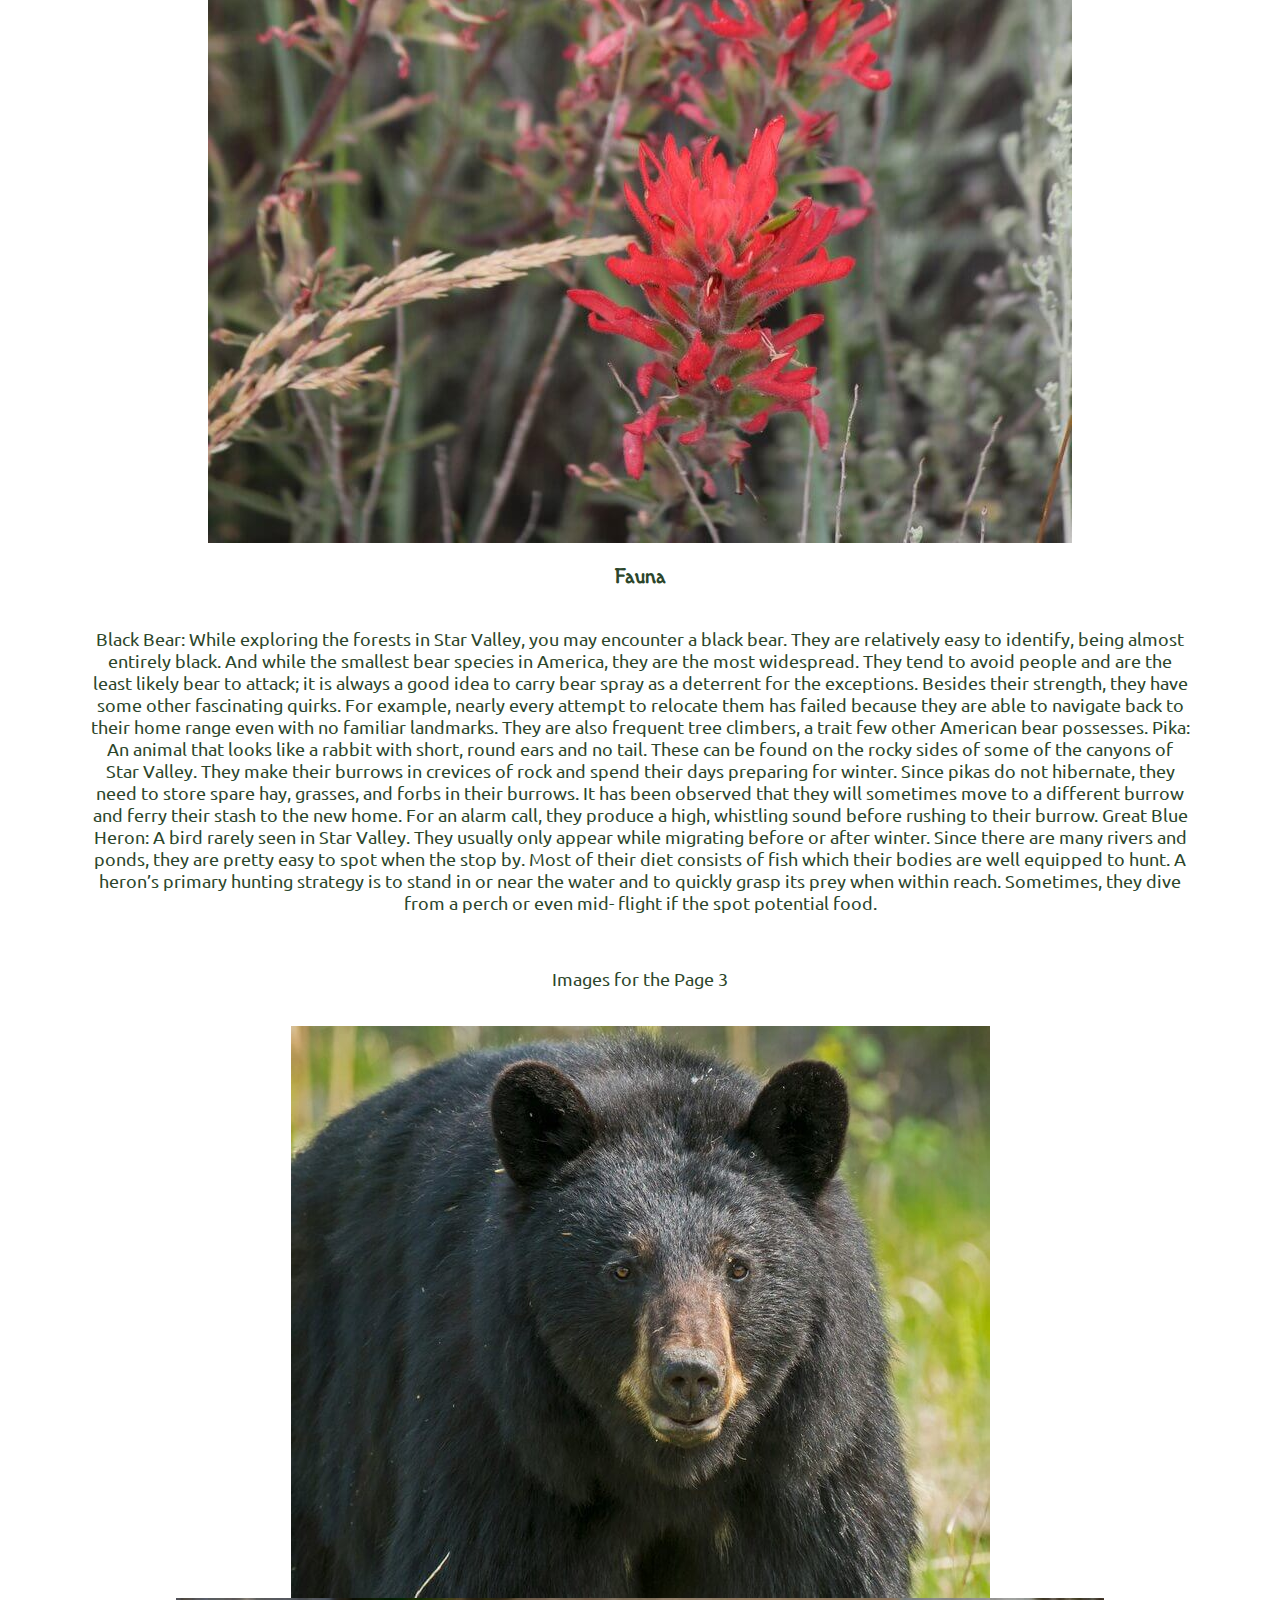
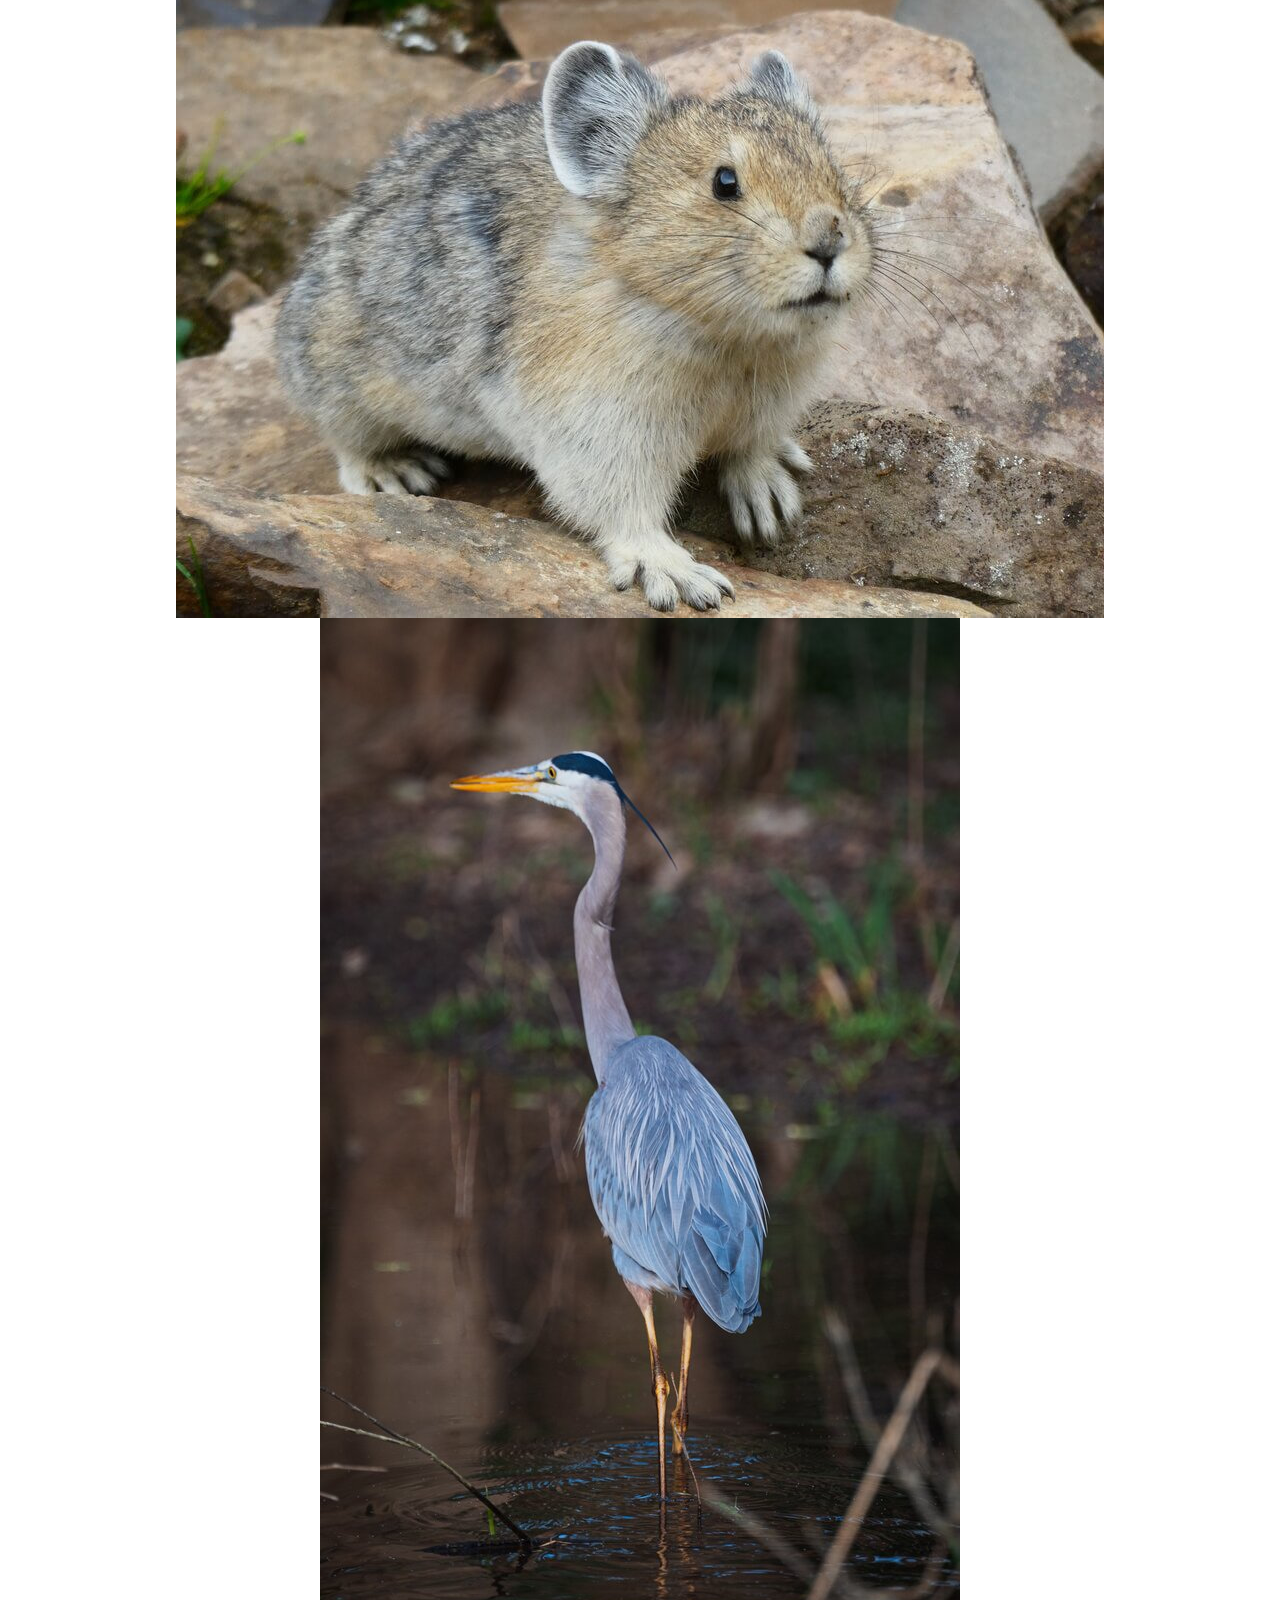
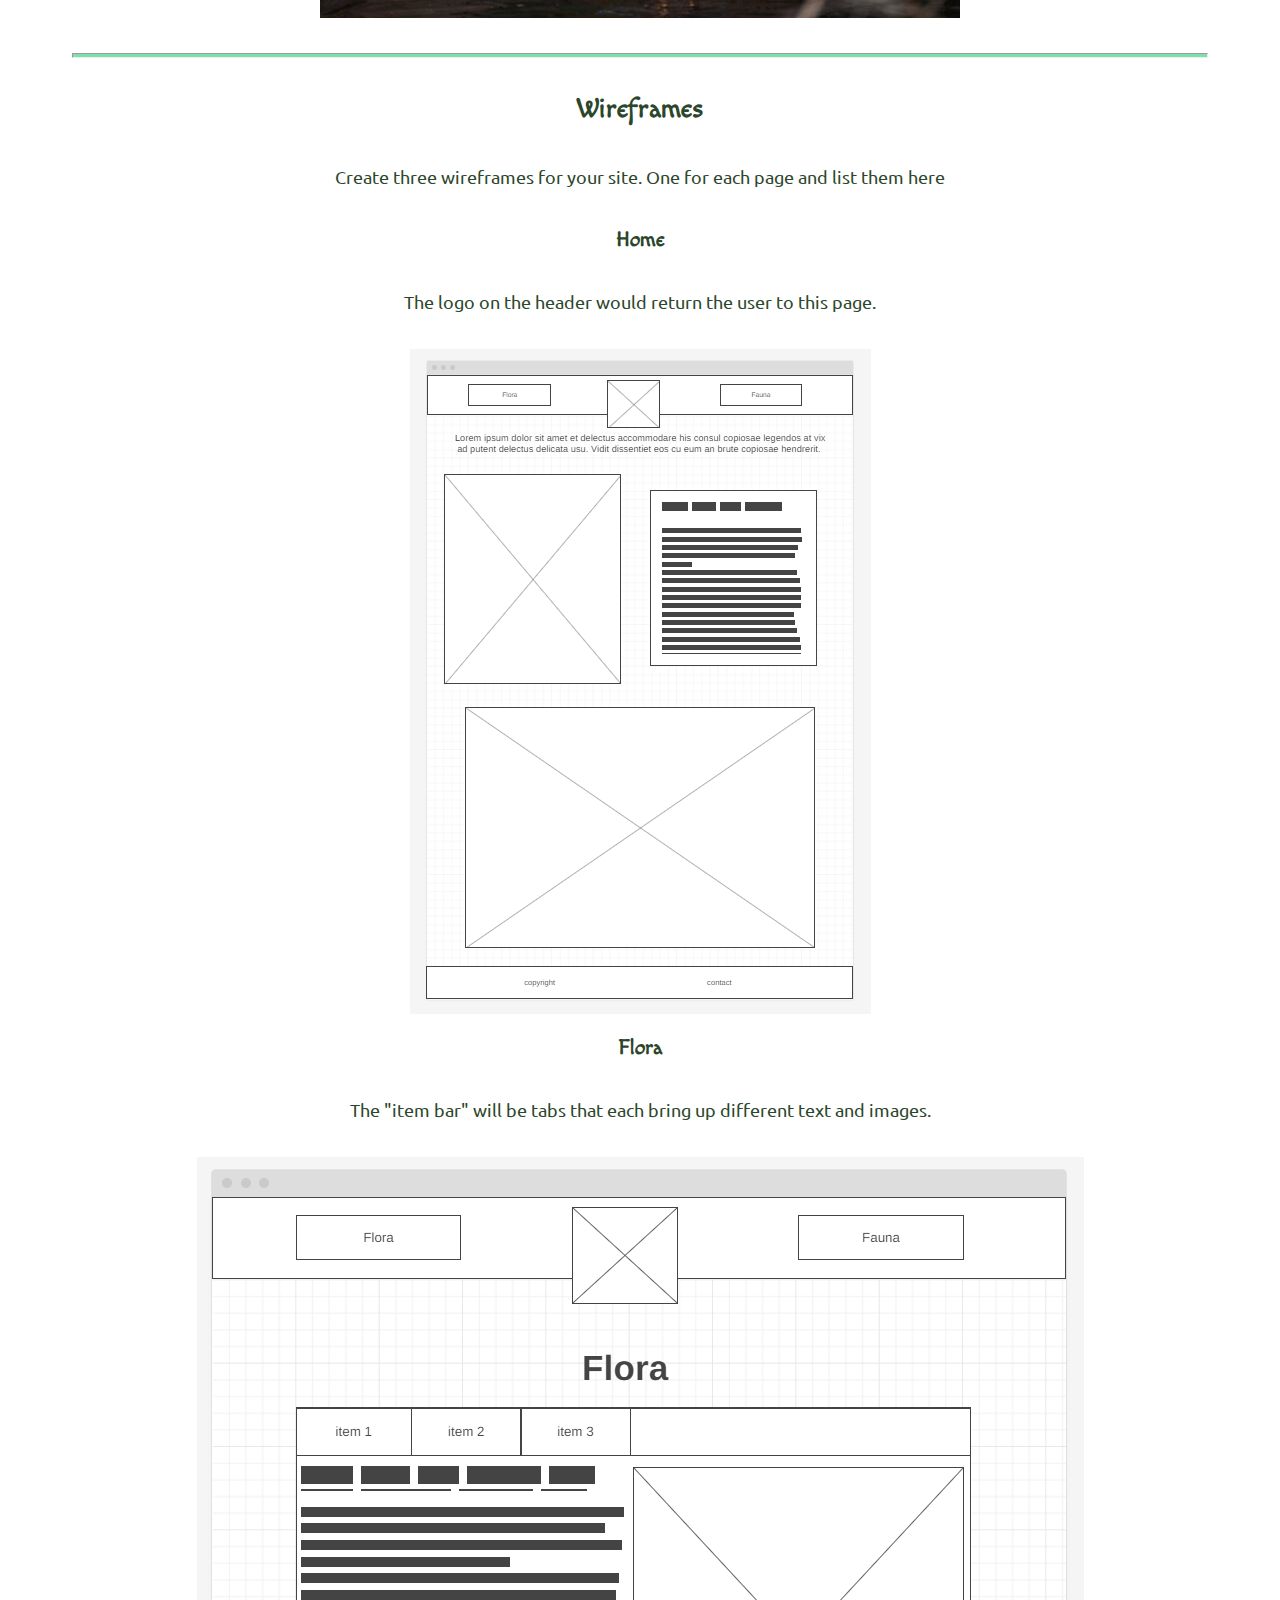
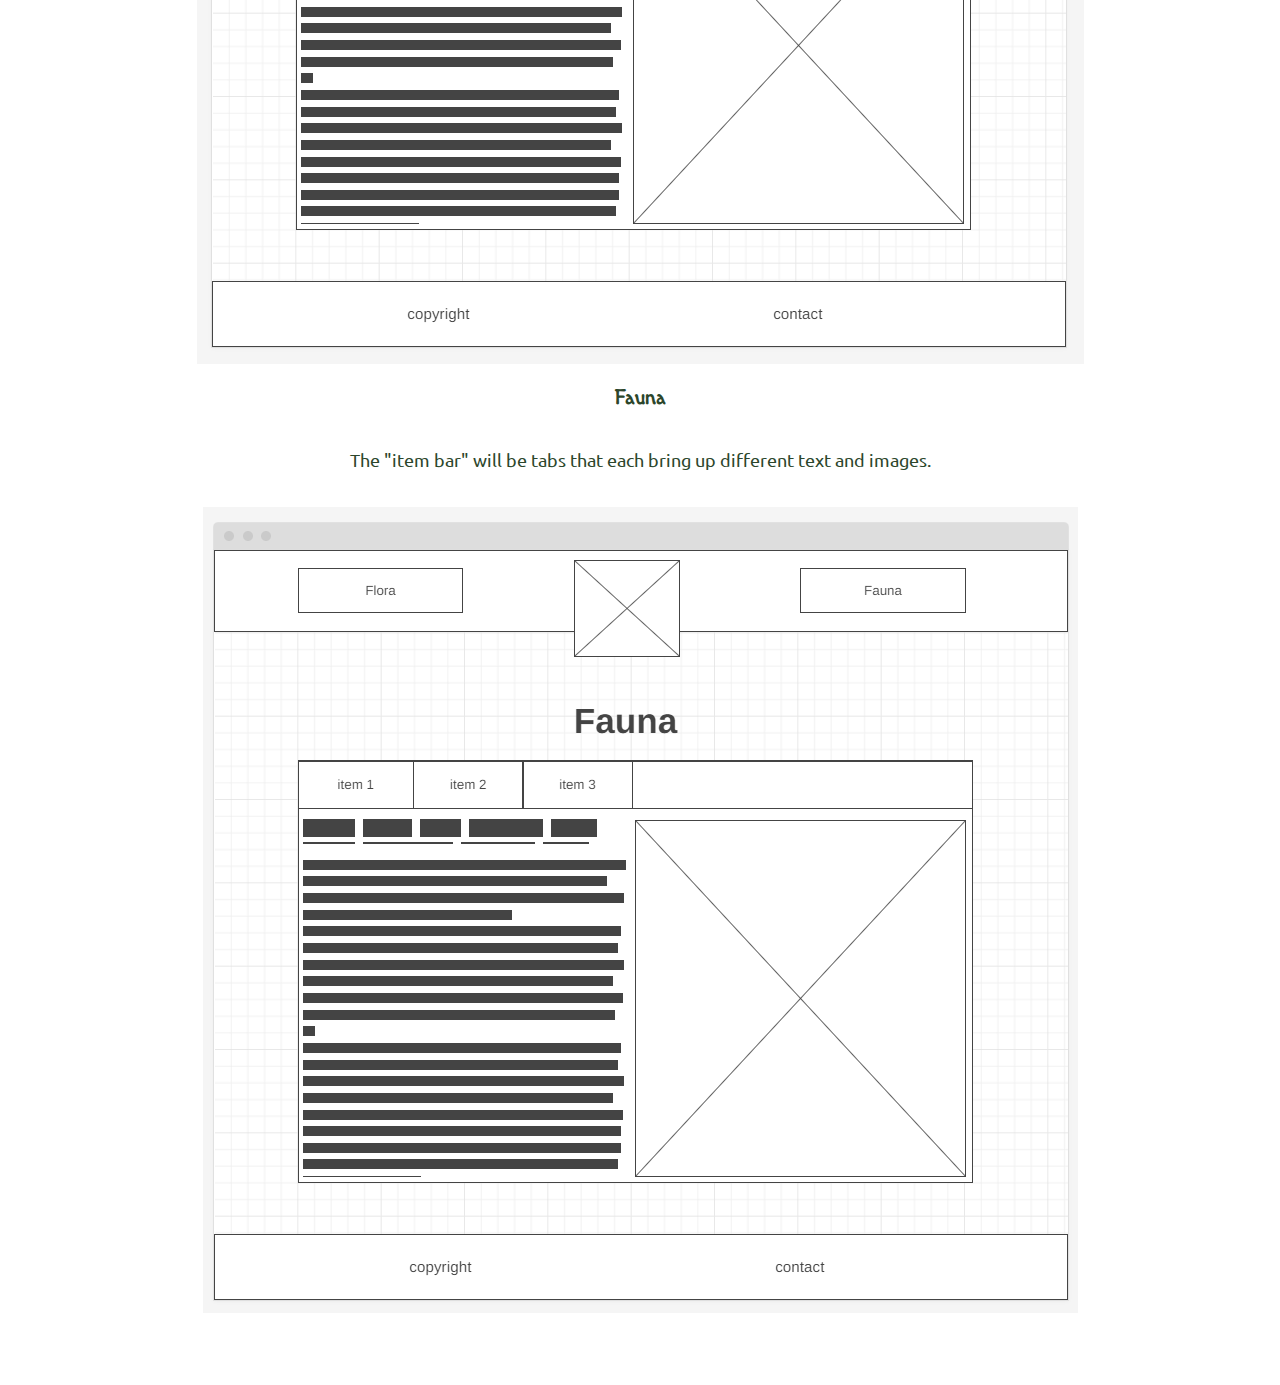
<file: wildwy/site-plan.html>
<!DOCTYPE html>
<html lang="en-us">
    
  <head>
    <meta charset="utf-8">
    <title>Site Plan</title>
    <link type="text/css" rel="stylesheet" href="styles/site-plan.css">
  </head>

  <body>
    <header>
      <h1>Wild Wyoming Site Plan</h1>
      <h2>Jacob Kertesz</h2>
      <h2>WDD 130.07</h2>
      <!-- In the header above, add the name or your site, your name and class number. For example if you are in section 3 you would put WDD 130.03 -->
    </header>
    <main>

      <!-- ------------------------Steps 2-3------------------------------ -->
      <hr>
      <h2>Overview</h2>
      <h3>Purpose</h3>
      <p>To inform tourists and hikers of local flora and fauna, both dangerous and facinating</p>  <!-- change this -->


      <h3>Audience</h3>
      <p>Tourists and hikers anywhere from ages 12 to 60+</p>  <!-- change this -->

      <hr>
      <h2>Branding</h2>
      <h3>Website Logo</h3>
      <!-- Replace this with some sort of logo for your site.  A logo can be as simple as the name of your site in a nice font :) -->
      <img src="images/Wild Wyoming-logos.jpeg" alt="Wild Wyoming">
      <hr>
      <h2>
        Style Guide
      </h2>

      <!-- ------------------------Steps 4-8------------------------------ -->

      <h3>
        Color Palette
      </h3>
      <!--  The colors you choose for a website are one of the most important decisions you will make. Follow the instructions on the activity in iLearn then return and replace the color codes below with the hex color codes (the 6 digit numbers that show at the bottom of each color) for the colors you have chosen below.  You should have at least 2 colors but do not have to fill in all 4 if you do not need them.  -->

      <!-- Copy and paste the URL to your finished palette below Make sure to paste it into both spots -->
      Palette URL: <a href="https://coolors.co/396e94-e7c24f-a43312-381d2a-aabd8c" target="_blank">https://coolors.co/396e94-e7c24f-a43312-381d2a-aabd8c</a>


      <table class="colors">
        <tr><th>Primary</th><th>Secondary</th><th>Accent 1</th><th>Accent 2</th></tr>
        <!-- Replace the numbers in the boxes below with your hex color codes. Then switch to the site-plan.css file and change your colors there as well. -->
        <tr><td class="primary">#2C462B</td><td class="secondary">#E79556</td><td class="accent1">#7BE0AD</td><td class="accent2"></td></tr>
      </table>

      <!-- ------------------------Step 9------------------------------ -->

      <h3>
        Typography
      </h3>
      <!-- Choose a font for your paragraphs (body copy) and headlines. What font(s) have you chosen? Why did you choose what you did?  Make sure to review the list of web safe fonts at W3Schools.org as a starting point.  Think also about which of your colors above you might use for background and font colors. -->

      <h4>
        Heading Font: Macondo  <!-- change this -->
      </h4>
      <h4>
        Paragraph Font: Ubuntu  <!-- change this -->
      </h4>
      <h3>
        Normal paragraph example
      </h3>
      <p>
        Lorem ipsum dolor sit amet, consectetur adipiscing elit, sed do eiusmod tempor incididunt ut labore et dolore magna aliqua. Ut enim ad minim veniam, quis nostrud exercitation ullamco laboris nisi ut aliquip ex ea commodo consequat. Duis aute irure dolor in reprehenderit in voluptate velit esse cillum dolore eu fugiat nulla pariatur. Excepteur sint occaecat cupidatat non proident, sunt in culpa qui officia deserunt mollit anim id est laborum.
      </p>
      <h3>
        Colored paragraph example
      </h3>
      <p class="colored">
        Lorem ipsum dolor sit amet, consectetur adipiscing elit, sed do eiusmod tempor incididunt ut labore et dolore magna aliqua. Ut enim ad minim veniam, quis nostrud exercitation ullamco laboris nisi ut aliquip ex ea commodo consequat. 
      </p>

      <!-- ------------------------Step 10------------------------------ -->

      <h3>
        Navigation
      </h3>
      <!-- Think about how you want your navigation bar to look. In the site-plan.css file change the colors to your colors to get the look you desire. --> 
      <nav>
        <a href="#">Home</a>
        <a href="#">Flora</a>
        <a href="#">Fauna</a>
      </nav>
      <hr>
      <h2>
        Site Map
      </h2>
      <div class="sitemap">
        <div class="sm-home">
          Home
        </div>
        <div class="sm-page2">
          Flora <!-- change this -->
        </div>
        <div class="sm-page3">
          Fauna  <!-- change this -->
        </div>

        <div class="top">
          &nbsp;
        </div>
        <div class="left">
          &nbsp;
        </div>
        <div class="right"> 
          &nbsp;
        </div>

      </div>

      <!-- --------Content Section -------------- -->
      <hr>
      <h2>
        Content
      </h2>
      <h3>Home page</h3>
      <p>
        This website showcases some of the flora and fauna that you should keep an 
        eye out for as you explore the natural sites of Star Valley. Some are 
        hazardous, some are common, and some are unique. 
        Where is Star Valley?
        It is located on the west side of Wyoming, between the Salt River Range and
        the Webster Range. The landscape is much different than most of Wyoming. 
        Rather than hills, wind, and sagebrush, it has mountains with pines and aspens 
        on each side and a wide field of grasses and rivers between them. Where the 
        name came from is a bit of a mystery. The general consensus is that it was 
        originally name “The Star of Valleys” because of its beauty to Latter-Day 
        Saint Pioneers, many of which were its first settlements.
      </p>
      <p>Images for the Home page</p>
        <img src="images/star-valley-01.jpg" alt="star-valley-01">
        <img src="images/star-valley-02.jpg" alt="star-valley-02">

      </ul>
      <h3>Flora</h3>
      <p>
        Stinging Nettle: A widespread plant with small stinging hairs on its stems 
        and leaves. Gives an itching, burning sensation and inflammation when 
        touched. Their leaves have many serrations at their edge, and the leaves 
        grow in pairs, one on opposite sides of the stem.
        Lodgepole Pine: A conifer that is not common in most of Wyoming. It can be 
        found in places such as Yellowstone and of course Star Valley. Strangely, 
        these trees are fire-dependent species meaning they grow best after a 
        forest fire. While other tree populations tend to struggle after a fire, 
        the Lodgepole populations have a net increase because of the fire.
        Giant Red Indian Paintbrush: A rare wildflower to find in Wyoming but 
        easily recognizable. They grow a little over 2 feet tall and have green 
        leaves, purple stems, and red flowers. These plants are parasitic to other 
        plants and form many connections via their roots. Due to this, they cannot 
        be transplanted. These plants are also the source of defensive compounds 
        that some insect larvae can extract and use it as a deterrent for predators.     
      </p>
      <p>Images for the Page 2</p>
        <img src="images/stinging-nettle.jpg" alt="stinging-nettle">
        <img src="images/lodgepole-pine.jpg" alt="lodgepole-pine">
        <img src="images/indian-paintbrush.jpg" alt="indian-paintbrush">

      </ul>
      <h3>Fauna</h3>
      <p>
        Black Bear: While exploring the forests in Star Valley, you may encounter a 
        black bear. They are relatively easy to identify, being almost entirely 
        black. And while the smallest bear species in America, they are the most 
        widespread. They tend to avoid people and are the least likely bear to 
        attack; it is always a good idea to carry bear spray as a deterrent for the 
        exceptions. Besides their strength, they have some other fascinating quirks. 
        For example, nearly every attempt to relocate them has failed because they 
        are able to navigate back to their home range even with no familiar landmarks. 
        They are also frequent tree climbers, a trait few other American bear possesses. 
        Pika: An animal that looks like a rabbit with short, round ears and no tail. 
        These can be found on the rocky sides of some of the canyons of Star Valley. 
        They make their burrows in crevices of rock and spend their days preparing 
        for winter. Since pikas do not hibernate, they need to store spare hay, 
        grasses, and forbs in their burrows. It has been observed that they will 
        sometimes move to a different burrow and ferry their stash to the new home. 
        For an alarm call, they produce a high, whistling sound before rushing to 
        their burrow.
        Great Blue Heron: A bird rarely seen in Star Valley. They usually only 
        appear while migrating before or after winter. Since there are many rivers 
        and ponds, they are pretty easy to spot when the stop by. Most of their 
        diet consists of fish which their bodies are well equipped to hunt. A 
        heron’s primary hunting strategy is to stand in or near the water and to 
        quickly grasp its prey when within reach. Sometimes, they dive from a perch 
        or even mid- flight if the spot potential food.
      </p>
      <p>Images for the Page 3</p>
        <img src="images/black-bear.jpg" alt="black-bear">
        <img src="images/pika.jpg" alt="pika">
        <img src="images/great-blue-heron.jpg" alt="great-blue-heron">

      </ul>
      <hr>
      <h2>
        Wireframes
      </h2>
      <p>
        Create three wireframes for your site. One for each page and list them here</p>

      <h3>Home</h3>
      <p>         
        The logo on the header would return the user to this page. 
      </p>
      <img src="images/home-wireframe.png" alt="home page wireframe">

      <h3>Flora</h3>
      <p>         
        The "item bar" will be tabs that each bring up different text and images.
      </p>
      <img src="images/flora-wireframe.png" alt="Flora wireframe">

      <h3>Fauna</h3>
      <p>         
        The "item bar" will be tabs that each bring up different text and images.
      </p>
      <img src="images/fauna-wireframe.png" alt="Fauna wireframe">
    </main>
  </body>

</html>
</file>
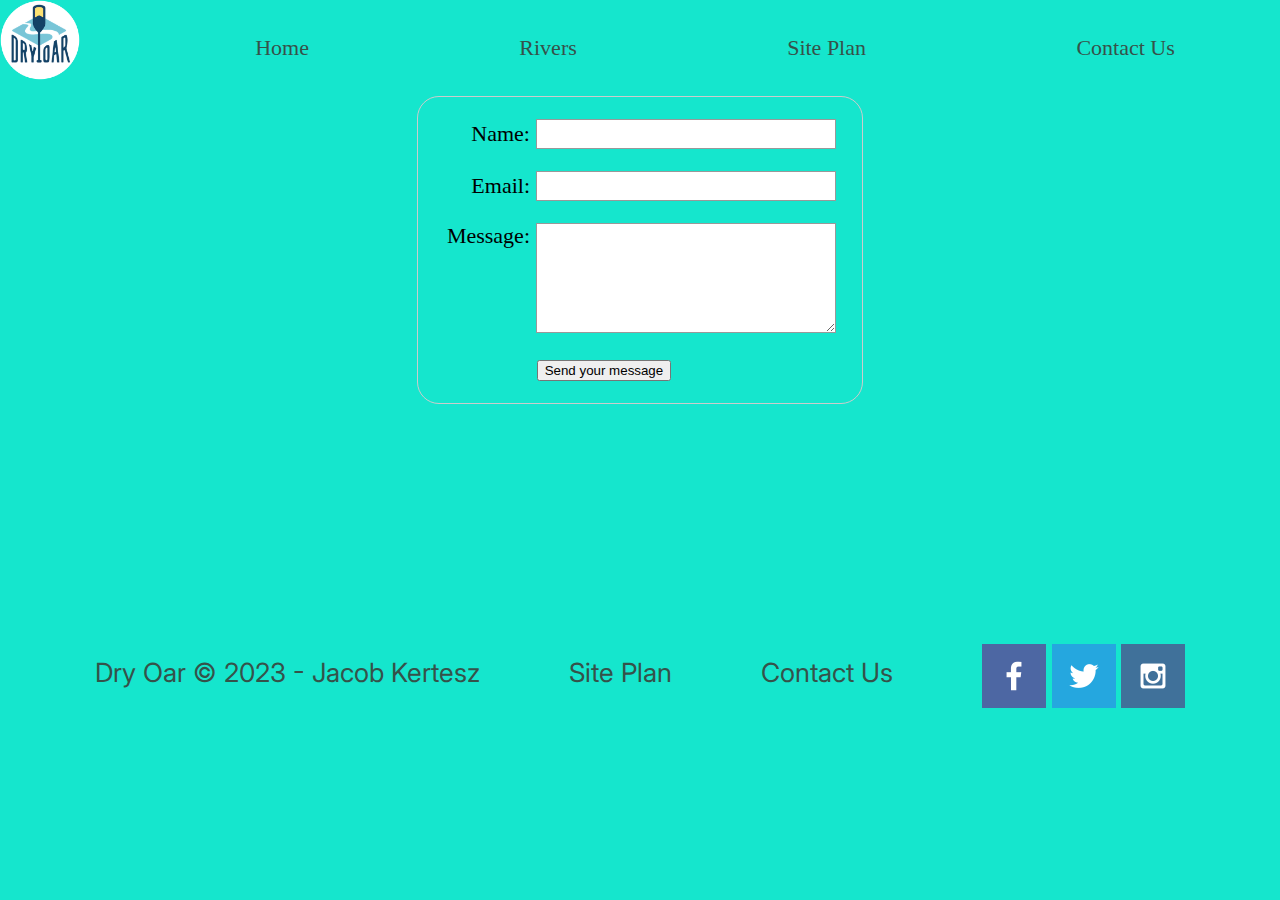
<file: wwr/contactus.html>
<!DOCTYPE html>
<html lang="en">
<head>
    <meta charset="UTF-8">
    <meta name="viewport" content="width=device-width, initial-scale=1.0">
    <title>Whitewater Rafting Vacations | Dry Oar Boating | Forms</title>
    <link rel="stylesheet" href="styles/style.css">
</head>
<body>
    <div id="content">
        <header>
            <a id="logo_link" href="index.html">
                <img class="logo" src="images/logo.png" alt="Dry Oar Logo">
            </a>
            <nav>
                <a href="index.html">Home</a>
                <a href="rivers.html">Rivers</a>
                <a href="site-plan-rafting.html">Site Plan</a>
                <a href="contactus.html">Contact Us</a>
            </nav>
        </header>
        <div id="feedback"></div>
        <form action="/my-handling-form-page" method="post">
            <ul>
                <li>
                  <label for="name">Name:</label>
                  <input type="text" id="name" name="user_name" />
                </li>
                <li>
                  <label for="mail">Email:</label>
                  <input type="email" id="mail" name="user_email" />
                </li>
                <li>
                  <label for="msg">Message:</label>
                  <textarea id="msg" name="user_message"></textarea>
                </li>
                <li class="button">
                    <button type="submit">Send your message</button>
                </li>                  
            </ul>
        </form>
        <footer>
            <p>Dry Oar &copy; 2023 - Jacob Kertesz</p>
            <p><a href="site-plan-rafting.html">Site Plan</a></p>
            <p><a href="contactus.html">Contact Us</a></p>
            <div class="social">
                <a href="https://facebook.com" target="_blank">
                    <img src="images/facebook.png" alt="fb icon">
                </a>
                <a href="https://twitter.com" target="_blank">
                    <img src="images/twitter.png" alt="twitter icon">
                </a>
                <a href="https://instagram.com" target="_blank">
                    <img src="images/instagram.png" alt="instagram icon">
                </a>
            </div>
        </footer>
    </div>
    <script>
        // get the feedback div element so we can do something with it.
        const feedbackElement = document.getElementById('feedback');
        // get the form so we can read what was entered in it.
        const formElement = document.forms[0];
        // add a 'listener' to wait for a submission of our form. When that happens run the code below.
        formElement.addEventListener('submit', function(e) {
            // stop the form from doing the default action.
            e.preventDefault();
            // set the contents of our feedback element to a message letting the user know the form was submitted successfully. Notice that we pull the name that was entered in the form to personalize the message!
            feedbackElement.innerHTML = 'Hello '+ formElement.user_name.value +'! Thank you for your message. We will get back with you as soon as possible!';
            // make the feedback element visible.
            feedbackElement.style.display = "block";
            // add a class to move everything down so our message doesn't cover it.
            document.body.classList.toggle('moveDown');
        });
    </script>
</body>
</html>
</file>
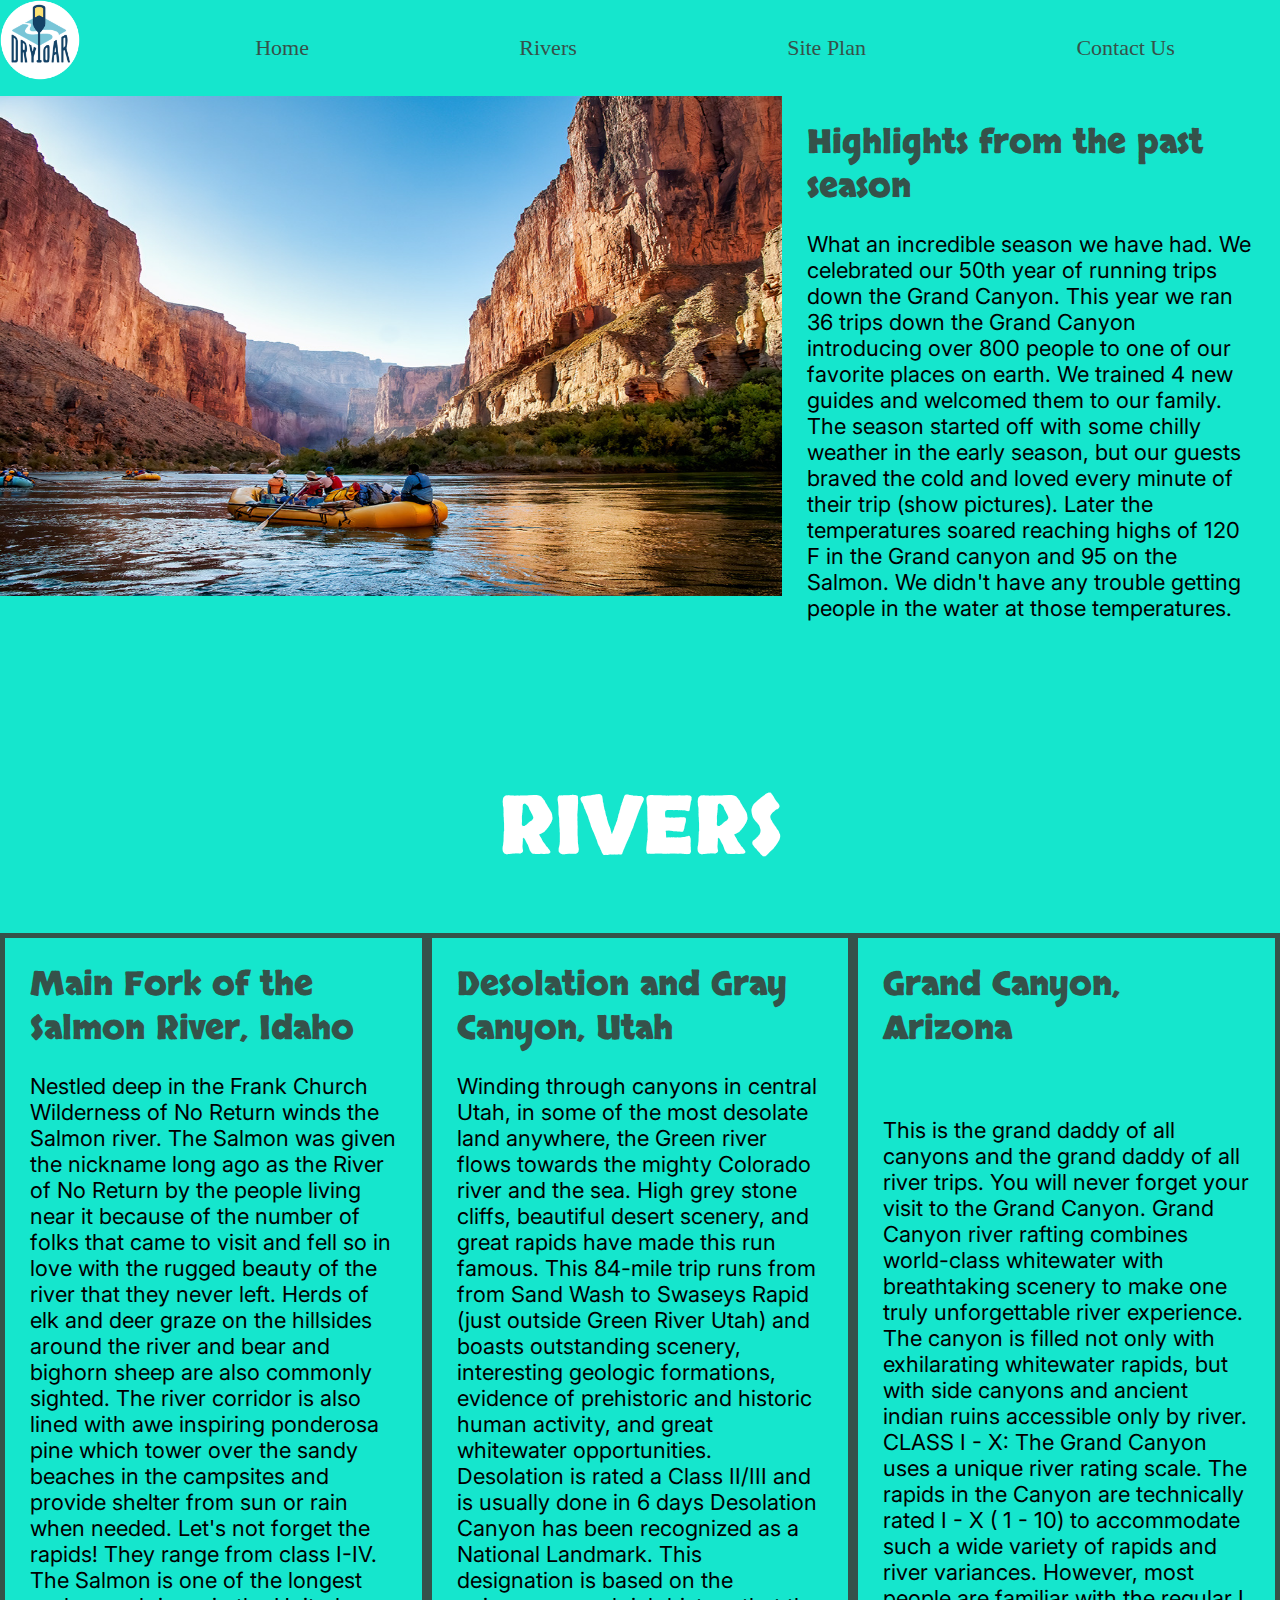
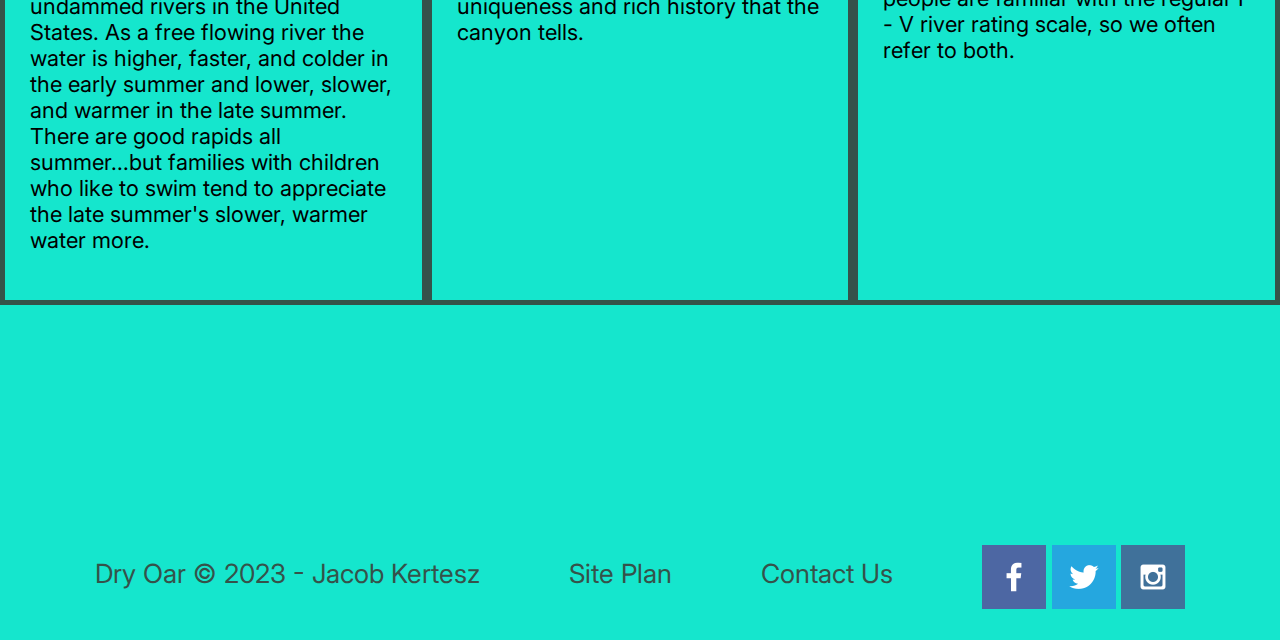
<file: wwr/rivers.html>
<!DOCTYPE html>
<html lang="en">
<head>
    <meta charset="UTF-8">
    <meta name="viewport" content="width=device-width, initial-scale=1.0">
    <title>Whitewater Rafting Vacations | Dry Oar Boating | Rivers</title>
    <link rel="stylesheet" href="styles/style.css">
</head>
<body>
    <div id="content">
        <header>
            <a id="logo_link" href="index.html">
                <img class="logo" src="images/logo.png" alt="Dry Oar Logo">
            </a>
            <nav>
                <a href="index.html">Home</a>
                <a href="rivers.html">Rivers</a>
                <a href="site-plan-rafting.html">Site Plan</a>
                <a href="contactus.html">Contact Us</a>
            </nav>
        </header>
        <main class="rivers-grid">
            <img id="rivers-img" src="images/rafting11_1024.jpg" alt="River in a Canyon">
            <div id="img-text">
                <h2>Highlights from the past season</h2>
                <p>
                    What an incredible season we have had. We celebrated our 50th 
                    year of running trips down the Grand Canyon. This year we ran 
                    36 trips down the Grand Canyon introducing over 800 people to 
                    one of our favorite places on earth. We trained 4 new guides 
                    and welcomed them to our family. The season started off with 
                    some chilly weather in the early season, but our guests braved 
                    the cold and loved every minute of their trip (show pictures). 
                    Later the temperatures soared reaching highs of 120 F in the 
                    Grand canyon and 95 on the Salmon. We didn't have any trouble 
                    getting people in the water at those temperatures.
                </p>
            </div>
            <h4 id="section-title">RIVERS</h4>
            <section id="info">
                <div id="idaho">
                    <h2>Main Fork of the Salmon River, Idaho</h2>
                    <p>
                        Nestled deep in the Frank Church Wilderness of No Return winds 
                        the Salmon river. The Salmon was given the nickname long ago 
                        as the River of No Return by the people living near it because 
                        of the number of folks that came to visit and fell so in love 
                        with the rugged beauty of the river that they never left.

                        Herds of elk and deer graze on the hillsides around the river 
                        and bear and bighorn sheep are also commonly sighted. The river 
                        corridor is also lined with awe inspiring ponderosa pine which 
                        tower over the sandy beaches in the campsites and provide shelter 
                        from sun or rain when needed.
                        
                        Let's not forget the rapids! They range from class I-IV. The 
                        Salmon is one of the longest undammed rivers in the United 
                        States. As a free flowing river the water is higher, faster, 
                        and colder in the early summer and lower, slower, and warmer 
                        in the late summer. There are good rapids all summer...but 
                        families with children who like to swim tend to appreciate the 
                        late summer's slower, warmer water more.
                    </p>
                </div>
                <div id="utah">
                    <h2>Desolation and Gray Canyon, Utah</h2>
                    <p>
                        Winding through canyons in central Utah, in some of the most 
                        desolate land anywhere, the Green river flows towards the 
                        mighty Colorado river and the sea. High grey stone cliffs, 
                        beautiful desert scenery, and great rapids have made this run 
                        famous. This 84-mile trip runs from from Sand Wash to Swaseys 
                        Rapid (just outside Green River Utah) and boasts outstanding 
                        scenery, interesting geologic formations, evidence of prehistoric 
                        and historic human activity, and great whitewater opportunities.

                        Desolation is rated a Class II/III and is usually done in 6 days

                        Desolation Canyon has been recognized as a National Landmark. 
                        This designation is based on the uniqueness and rich history 
                        that the canyon tells.
                    </p>
                </div>
                <div id="arizona">
                    <h2>Grand Canyon, Arizona</h2>
                    <p>
                        This is the grand daddy of all canyons and the grand daddy of 
                        all river trips. You will never forget your visit to the Grand 
                        Canyon.

                        Grand Canyon river rafting combines world-class whitewater with 
                        breathtaking scenery to make one truly unforgettable river 
                        experience. The canyon is filled not only with exhilarating 
                        whitewater rapids, but with side canyons and ancient indian 
                        ruins accessible only by river.
                        
                        CLASS I - X: The Grand Canyon uses a unique river rating scale. 
                        The rapids in the Canyon are technically rated I - X ( 1 - 10) 
                        to accommodate such a wide variety of rapids and river variances. 
                        However, most people are familiar with the regular I - V river 
                        rating scale, so we often refer to both.
                    </p>
                </div>
            </section>
        </main>
        <footer>
            <p>Dry Oar &copy; 2023 - Jacob Kertesz</p>
            <p><a href="site-plan-rafting.html">Site Plan</a></p>
            <p><a href="contactus.html">Contact Us</a></p>
            <div class="social">
                <a href="https://facebook.com" target="_blank">
                    <img src="images/facebook.png" alt="fb icon">
                </a>
                <a href="https://twitter.com" target="_blank">
                    <img src="images/twitter.png" alt="twitter icon">
                </a>
                <a href="https://instagram.com" target="_blank">
                    <img src="images/instagram.png" alt="instagram icon">
                </a>
            </div>
        </footer>
    </div>
</body>
</html>
</file>
<file: wildwy/styles/style.css>
.index-grid {
    display: grid;
    grid-template-columns: 1fr 1fr;
}
.index-grid img {
    grid-column: 1/2;
}
.index-grid div {
    grid-column: 2/3;
    grid-row: 1/2;
}

nav {
    display: grid;
    grid-template-columns: 2fr 1fr 2fr;
    text-align: center;
    font-size: 24px;
    background-color: #E79556;
    margin-bottom: 70px;
}
.title {
    background-color: #2C462B; 
    margin: 35px 175px;
    padding-top: 30px;
    color: #E79556;
    text-decoration: none;
}
.title:hover {
    color: white;
    background-color: #7BE0AD;
}
#logo-link {
    grid-column: 2/3;
}
#logo-link img {
    width: 55%;
    padding-top: 5%;
    margin-bottom: -15%;
    border: solid 10px #E79556;
}

main {
    background-color: #2C462B;
    margin-top: -70px;
    padding-top: 70px;
}
div {
    background-color: #E79556;
}
p {
    font-size: 30px;
    font-family: "Ubuntu", Helvetica, sans-serif;
    color: #2C462B;
}
h1 {
    font-size: 50px;
    font-family: "Macondo";
    color: #2C462B;
}
h2 {
    font-family: "Ubuntu", Helvetica, sans-serif;
    font-weight: lighter;
    color: #2C462B;
}
h3 {
    font-size: 28px;
    font-family: "Ubuntu", Helvetica, sans-serif;
    color:#E79556;
}
#index-main h3 {
    text-align: center;
    padding-left: 2%;
    padding-right: 2%;
    padding-bottom: 2%;
}
.index-grid img {
    width: 80%;
    margin: 0 auto;
}
.index-grid div {
    margin: 8%;
    padding-left: 4%;
    padding-right: 4%;
}
#vista {
    width: 80%;
    display: block;
    margin: 0 auto;
    padding: 4% 0;
}

footer {
    background-color: #E79556;
    display: flex;
    justify-content: space-around;
}
footer h2:nth-of-type(2):hover {
    color: white;
    background-color: #7BE0AD;
}
footer a {
    font-family: "Ubuntu", Helvetica, sans-serif;
    font-weight: lighter;
    color: #2C462B;
    text-decoration: none;
}
footer a:hover {
    color: white;
    background-color: #7BE0AD;
}

/* subpage */
#page-name {
    text-align: center;
    font-size: 60px;
}
.tab-box {
    margin-left: 10%;
    margin-right: 10%;
    padding-bottom: 5%;
}

/* Style the tab */
.tab {
    overflow: hidden;
    border: 3px solid #2C462B;
    background-color: #E79556;
}
  
  /* Style the buttons that are used to open the tab content */
.tab button {
    background-color: inherit;
    float: left;
    border: none;
    outline: none;
    cursor: pointer;
    padding: 14px 16px;
    transition: 0.3s;
    color: #2C462B;
}
  
  /* Change background color of buttons on hover */
.tab button:hover {
    background-color: #ddd;
}
  
/* Create an active/current tablink class */
.tab button.active {
    background-color: #7BE0AD;
}

/* Style the tab content */
.tabcontent {
    padding: 6px 12px;
    background-color: #E79556;
    border: 3px solid #2C462B;
    border-top: none;
}   
.tab-grid {
    display: grid;
    grid-template-columns: 1fr 1fr;
}
.tab-grid img {
    grid-column: 2/3;
    margin: auto auto;
}
#nettle img {
    width: 50%;
}
#pine img {
    width: 100%;
}
#paint img {
    width: 50%;
}
#bear img {
    width: 100%;
}
#pika img {
    width: 100%;
}
#heron img {
    width: 60%;
}
</file>
<file: wwr/styles/style.css>
@import url('https://fonts.googleapis.com/css2?family=Inter&family=Skranji&display=swap');

body {
    background-color: #15E6CD;
    font-size: 22px;
    padding: 0;
    margin: 0;
}
#content {
    max-width: 1600px;
    margin: 0 auto; 
}
header {
    background-color: #15E6CD;
    display: grid;
    grid-template-columns: 150px auto;
}
#logo-link {
    padding-top: 5px;
    justify-self: center;
    align-self: center;
}
.logo {
    width: 80px;
}
nav {
    display: flex;
    justify-content: space-around;
}
nav a {
    text-align: center;
    color: #35524A;
    text-decoration: none;
    padding: 35px;
}
nav a:hover {
    background-color: #00A1F5;
    color: white;
}
#hero {
    display: grid;
    grid-template-columns: 1fr 3fr 1fr;
    margin-top: -100px;
}
#hero-box {
    grid-column: 1/4;
    grid-row: 1/3;
    z-index: -1;
}
#hero-msg {
    grid-column: 2/3;
    grid-row: 1/2;
    margin-top: 100px;
}
.home-title {
    color: white;
    font-family: 'Skranji', Helvetica, sans-serif;
    font-size: 2em;
    margin-top: 10px;
}
h4 {
    color: white;
    font-family: 'Skranji', Helvetica, sans-serif;
}
#hero-img {
    width: 100%;
}
#hero-msg h1, #hero-msg h4 {
    text-align: center;
}
.button-box {
    text-align: center;
}
.home-grid {
    display: grid;
    grid-template-columns: repeat(10, 1fr);
}
p {
    font-family: 'Inter', Helvetica, sans-serif;
}
h2 {
    font-family: 'Skranji', Helvetica, sans-serif;
    color: #35524A;
    margin: 0;
}
main section {
    text-align: center;
}
main section img {
    box-sizing: border-box;
}
.card-img {
    border: 10px solid #35524A;
    transition: transform .5s;
    box-shadow: 5px 5px 10px #6f7364;
}
.card-img:hover {
    opacity: .6;
    transform: scale(1.1);
}
.card-img, .mountains {
    width: 100%;
}
.rivers-card {
    grid-column: 2/4;
    grid-row: 2/3;
}
.camping-card {
    grid-column: 5/7;
    grid-row: 2/3;
}
.rapids-card {
    grid-column: 8/10;
    grid-row: 2/3;
}
.mountains {
    grid-column: 2/7;
    grid-row: 5/8;
    box-shadow: 5px 5px 10px #6f7364;
}
.rivers-card, .camping-card, .rapids-card {
    margin: 200px 0;
}
.icon {
    width: 80px;
    padding-top: 10px;
}
.book, .join {
    background-color: #15E6CD;
    color: #35524A;
    text-decoration: none;
    font-size: 18px;
    padding: 15px 30px;
    margin-top: 50px;
    border-radius: 5px;
}
.book:hover, .join:hover {
    background-color: #00A1F5;
    color: white;
}
#background {
    height: 725px;
    grid-column: 1/11;
    grid-row: 4/9;
}
.msg h2 {
    color: #35524A;
}
.msg p {
    color: #35524A;
    font-size: .8em;
    padding-bottom: 15px;
}
.msg {
    background-color: #15E6CD;
    line-height: 1.5em;
    padding: 35px;
    grid-column: 6/10;
    grid-row: 6/7;    
    box-shadow: 5px 5px 10px #6f7364;
}
footer {
    background-color: #15E6CD;
    color: #35524A;
    padding: 25px 50px;
    margin-top: 200px;
    display: flex;
    justify-content: space-around;
    align-items: center;
}
footer .social img {
    padding-top: 15px;
}
footer p {
    font-size: 1.2em;
}
footer p a:hover {
    text-decoration: underline;
}
footer a {
    color: #35524A;
    text-decoration: none;
}
footer a:hover {
    color: white;
}

.rivers-grid {
    display: grid;
    grid-template-columns: 1fr 1fr 1fr 1fr 1fr;
}
#rivers-img {
    width: 100%;
    height: 500px;
    grid-column: 1/4;
    grid-row: 1/2;
}
#img-text {
    grid-column: 4/6;
    grid-row: 1/2;
    padding: 25px;
}
#section-title {
    grid-column: 3/4;
    grid-row: 2/3;
    text-align: center;
    font-size: 80px;
    margin-bottom: 0%;
}
#info {
    grid-column: 1/6;
    grid-row: 3/5;
    display: grid;
    grid-template-columns: 1fr 1fr 1fr;
    text-align: left;
    margin-top: 50px;
    
}
#info div {
    padding: 25px;
    border: solid 5px #35524A;
}
#arizona h2 {
    padding-bottom: 44px;
}
form {
    /* Center the form on the page */
    margin: 0 auto;
    width: 400px;
    /* Form outline */
    padding: 1em;
    border: 1px solid #ccc;
    border-radius: 1em;
}
ul {
    list-style: none;
    padding: 0;
    margin: 0;
}
form li + li {
    margin-top: 1em;
}
label {
    /* Uniform size & alignment */
    display: inline-block;
    width: 90px;
    text-align: right;
}
input, textarea {
    /* To make sure that all text fields have the same font settings
       By default, textareas have a monospace font */
    font: 1em sans-serif;
  
    /* Uniform text field size */
    width: 300px;
    box-sizing: border-box;
  
    /* Match form field borders */
    border: 1px solid #999;
} 
input:focus, textarea:focus {
    /* Additional highlight for focused elements */
    border-color: #000;
} 
textarea {
    /* Align multiline text fields with their labels */
    vertical-align: top;
  
    /* Provide space to type some text */
    height: 5em;
} 
.button {
    /* Align buttons with the text fields */
    padding-left: 90px; /* same size as the label elements */
}
button {
    /* This extra margin represent roughly the same space as the space
       between the labels and their text fields */
    margin-left: 0.5em;
}
#feedback {
    background-color: antiquewhite;
    position: absolute;
    top: 0;
    left: 0;
    right: 0;
    padding: .5em;
    /* make this element invisible until we are ready for it */
    display: none;      
}
.moveDown {
    margin-top: 3em;
}
@media screen and (max-width: 900px) {
    #hero, .home-grid {
        display: block;
        height: auto;
    }
    nav, footer {
        flex-direction: column;
    }
    nav a {
        display: block;
        padding: 15px;
    }
    #hero {
        margin-top: 0;
    }
    #hero-msg {
        margin-top: 0;
    }
    #hero-msg h4 {
        display: none;
    }
    .home-title {
        font-size: 25px;
        color: #6f7364;
    }
    .rivers-card, .camping-card, .rapids-card { 
        margin: 50px auto;
        width: 60%;
    }
    #background {
        display: none;
    }
    .mountains, .msg {
        width: 80%;
        display: block;
        margin: 0 auto;
    }
    footer {
        margin-top: 25px;
    }
}
</file>
<file: positionstyles.css>
/* CSS - Name: "positionstyles.css" */
/* Activity 1 styles */
.content1 {
  /* This is the parent of the activity 1 boxes. */
display: grid;
grid-template-columns: 1fr 1fr;
justify-items: center;
gap: 20px;
}
.red1 { 
  width: 100%; 
  height: 100px; 
  background-color: red; 
  grid-column: 1/3;

} 
.green1 {
  width: 200px; 
  height: 200px; 
  background-color: green; 

} 
.yellow1 {
  width: 200px; 
  height: 200px; 
  background-color: gold; 
} 
.blue1 {
  width: 100%; 
  height: 100px; 
  background-color: blue;
  grid-column: 1/3;
} 
/* Activity 2 styles */ 
.content2 {
  /* This is the parent of the activity 2 boxes. */
  display: grid;
  grid-template-columns: 50px 50px 50px 50px 50px;
}
.red2 {
  width: 100px; 
  height: 100px; 
  background-color: red; 
  grid-column: 1/3;
  grid-row: 1/3;
} 
.green2 { 
  width: 100px; 
  height: 100px; 
  background-color: green;
  grid-column: 2/4; 
  grid-row: 2/4;
} 
.yellow2 {
  width: 100px; 
  height: 100px; 
  background-color: gold; 
  grid-column: 3/5;
  grid-row: 3/5;
} 
.blue2 {
  width: 100px; 
  height: 100px; 
  background-color: blue; 
  grid-column: 4/6;
  grid-row: 4/6;
} 
/* Activity 3 styles */ 
.content3 {
  /* This is the parent of the activity 3 boxes. */
  display: grid;
  grid-template-columns: 1fr 1fr;
  grid-column-gap: 90px;
}
.red3 {
  width: 100%; 
  height: 100px; 
  background-color: red; 
  grid-column: 1/3;
} 
.green3 {
  width: 100%; 
  height: 200px; 
  background-color: green;
} 
.yellow3 {
  width: 100%; 
  height: 200px; 
  background-color: gold; 
} 
.blue3 {
  width: 100%;
  height: 100px; 
  background-color: blue; 
  grid-column: 1/3;
} 
/* Activity 4 styles */ 
.content4 {
  /* This is the parent of the activity 4 boxes. */
  height: 400px;
  display: grid;
  grid-template-columns: 300px 300px;
}
.red4 {
  width: 100%; 
  height: 100%; 
  background-color: red; 
  grid-row: 1/4;
} 
.green4 {
  width: 100%; 
  height: 100%; 
  background-color: green; 
} 
.yellow4 {
  width: 100%; 
  height: 100%; 
  background-color: gold; 
} 
.blue4 {
  width: 100%; 
  height: 100%;  
  background-color: blue; 
} 
/* Activity 5 styles */ 
.content5 {
  /* This is the parent of the activity 5 boxes. */
  height: 400px;
  width: 600px;
}
.red5 { 
  width: 100%; 
  height: 90px; 
  background-color: red; 
} 
.green5 { 
  width: 200px; 
  height: 200px; 
  background-color: green;
  float: left;
} 
.yellow5 {
  width: 100%; 
  height: 260px; 
  background-color: gold; 
  font-size: 13px;
} 
.blue5 {
  width: 100%; 
  height: 90px; 
  background-color: blue; 
} 
/* Activity 6 styles */ 
.content6 {
  /* This is the parent of the activity 6 boxes. */
  display: grid;
  grid-template-columns: 100px 100px 100px 100px 100px 100px;
}
.red6 {
  width: 400px; 
  height: 200px; 
  background-color: red; 
  grid-row: 1/3;
} 
.green6 {
  width: 200px; 
  height: 200px; 
  background-color: green; 
  grid-row: 5/7;
  z-index: 1;
} 
.yellow6 {
  width: 200px; 
  height: 400px; 
  background-color: gold; 
  grid-column: 5/7;
  grid-row: 3/7;
  z-index: 1;
} 
.blue6 {
  width: 400px; 
  height: 400px; 
  background-color: blue; 
  grid-row: 2/6;
  grid-column: 2/6;
} 


/* Do not make any changes below here */
.activity {
  width: 70%; 
  margin: 20px auto; 
  font-family: Arial, sans-serif; 
  border: 1px solid black; 
  padding: 10px; 
  clear:both; 
  overflow: auto;
} 

.hint {
  border: 1px solid grey;
  background: #e0e0e0;
  padding: .5em;
  position: relative;
  margin: 1em 0;
}
.hint h3 {
  margin: 0;
}
.hint:hover {
  background: #d0d0d0;
}
.hint > div {
  display: none;
}

.hint input[type=checkbox] {
  position: absolute;
  width: 100%;
  height: 100%;
  opacity: 0;
  z-index: 1;
  cursor: pointer;
}

.hint input[type=checkbox]:checked ~ div {
  display: block;
}

.hint i {
  position: absolute;
  transform: translate(-6px, 0);
  margin-top: 16px;
  right: 10px;
  top: -3px;
}
.hint i:before, .hint i:after {
  content: "";
  position: absolute;
  background-color: black;
  width: 3px;
  height: 9px;
}
.hint i:before {
  transform: translate(2px, 0) rotate(45deg);
}
.hint i:after {
  transform: translate(-2px, 0) rotate(-45deg);
}

.hint input[type=checkbox]:checked ~ i:before {
  transform: translate(-2px, 0) rotate(45deg);
}
.hint input[type=checkbox]:checked ~ i:after {
  transform: translate(2px, 0) rotate(-45deg);
}
.hint a {
  position: relative;
  z-index: 1;
}
</file>
<file: wildwy/styles/site-plan.css>
/* if you are using any Google fonts change the font names below to your fonts. 
Any spaces in your font name should be replaced with a +. 
Fonts are separated by a | */
@import url('https://fonts.googleapis.com/css2?family=Macondo&family=Ubuntu&display=swap');

:root {
  /* change the values below to your colors from your palette */
  --primary-color: #2C462B   ;
  --secondary-color: #E79556 ;
  --accent1-color: #7BE0AD;
  --accent2-color: white;

  /* change the values below to your chosen font(s) */
  --heading-font: "Macondo";
  --paragraph-font: "Ubuntu", Helvetica, sans-serif;

  /* these colors below should be chosen from among your palette colors above */
  --headline-color-on-white: #2C462B;  /* headlines on a white background */ 
  --headline-color-on-color: #E79556; /* headlines on a colored background */ 
  --paragraph-color-on-white: #2C462B; /* paragraph text on a white background */ 
  --paragraph-color-on-color: #E79556; /* paragraph text on a colored background */ 
  --paragraph-background-color: #2C462B;
  --nav-link-color: #7BE0AD;
  --nav-background-color: #2C462B;
  --nav-hover-link-color: white;
  --nav-hover-background-color: #7BE0AD;
}


/*  Look around below...but DON'T CHANGE ANYTHING! */

body {
  max-width: 1200px;
  margin: 0 auto;
  padding: 4em;
  font-size: 18px;
  text-align: center;
}
img {
  display: block;
  margin: 0 auto;
}
h1, h2, h3, h4, h5, h6 {
  font-family: var(--heading-font);
  color: var(--headline-color-on-white);
}
h2 {
  text-align: center;
}
hr {
  height: 3px;
  margin: 35px 0;
  background: var(--accent1-color);
}
header {
  padding: 1em;
  text-align: center;
  color: var(--headline-color-on-color);
  background-color: var(--paragraph-background-color);
}
header > h1, header > h2 {
  color: var(--headline-color-on-color);
}

p {
  font-family: var(--paragraph-font);
  color: var(--paragraph-color-on-white);
  padding: 1em;
}
.colors {
  width: 100%;
  min-width: 350px;
  margin: 30px auto;
  text-align: center;
}
.colors th {
  background-color: #999;
}
.colors td{
  width: 25%;
  height: 3em;
}

.primary {
  background-color: var(--primary-color);
}
.secondary {
  background-color: var(--secondary-color);
}
.accent1 {
  background-color: var(--accent1-color);
}
.accent2{
  background-color: var(--accent2-color);
}

p.colored {
  background-color: var(--paragraph-background-color);
  color: var(--paragraph-color-on-color);
}

nav {
  background-color: var(--nav-background-color);
  line-height: 3em;
  text-align: center;
  font-size: 1.2em;
}
nav  {
  list-style-type: none;
  display: flex;

}
nav a {
  padding:1em;
  min-width: 120px;
  text-decoration: none;
  padding: 10px;

}
nav a:link, nav a:visited {
  color: var(--nav-link-color);
}
nav a:hover {
  color: var(--nav-hover-link-color);
  background-color: var(--nav-hover-background-color);
}

.sitemap {
  display: grid;
  justify-content: center;

  grid-template-columns: repeat(6, 15%);
  grid-template-rows: 3em 1.5em 1.5em 3em;
  grid-template-areas: ". . home home . ."
    ". . . top . ."
    ". left left right right ."
    "page2 page2 . . page3 page3";
}
.sitemap > div {

  text-align: center;

}
.sm-home {
  grid-area: home;
  background-color: #ccc;
  line-height: 3em;
}
.sm-page2 {
  grid-area: page2;
  background-color: #ccc;
  line-height: 3em;
}
.sm-page3 {
  grid-area: page3;
  background-color: #ccc;
  line-height: 3em;
}

.top {
  grid-area: top;
  border-left: 1px solid;
}

.left {
  grid-area: left;
  border-top: 1px solid;
  border-left: 1px solid;
}

.right {
  grid-area: right;
  border-top: 1px solid;
  border-right: 1px solid;
}
</file>
